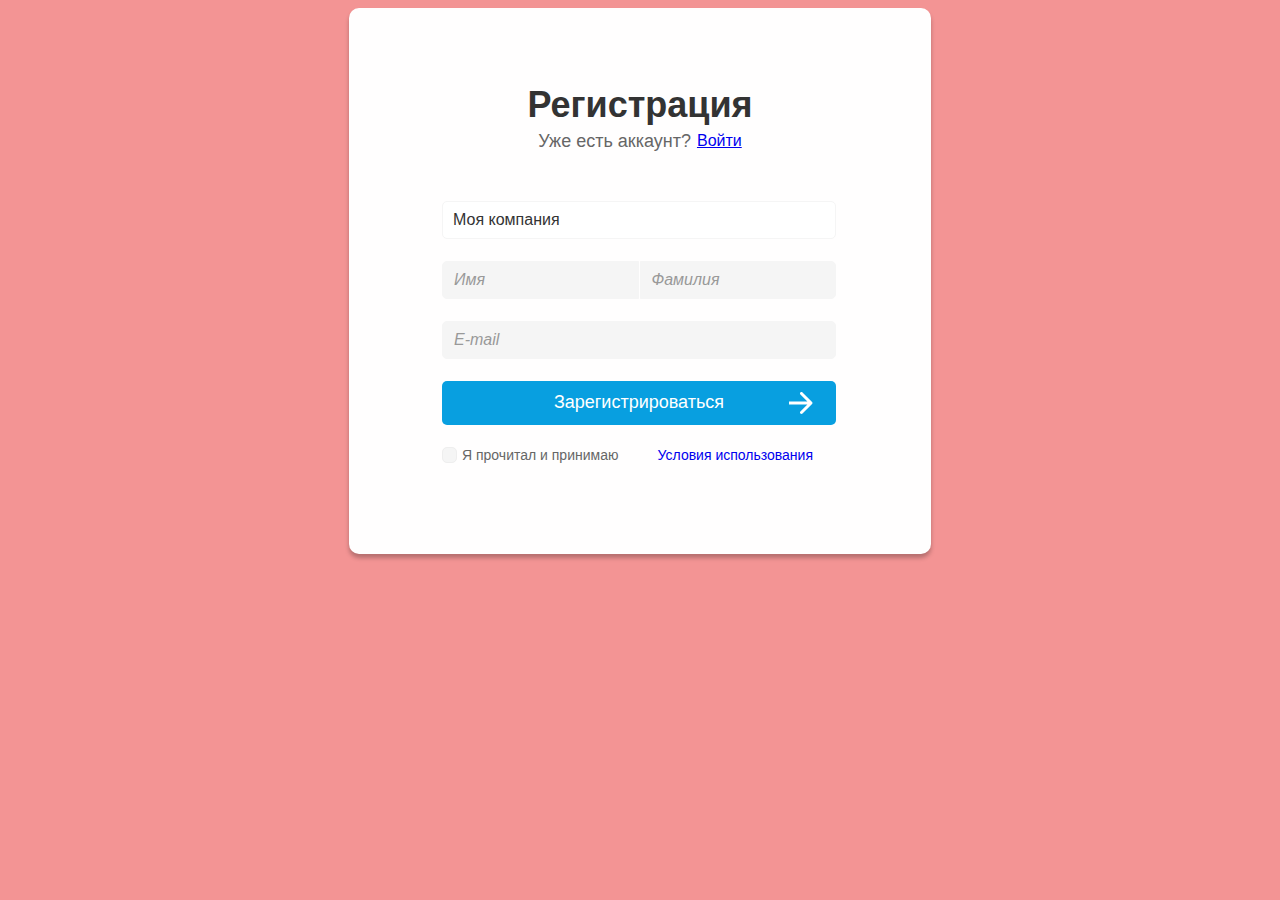
<file: 2-Form/index.html>
<!DOCTYPE html>
<html lang="ru">
  <head>
    <meta charset="UTF-8" />
    <meta name="viewport" content="width=device-width, initial-scale=1.0" />
    <title>Document</title>
    <link rel="stylesheet" href="style.css">
  </head>
  <body>
    <main>
      <h1>Регистрация</h1>
      <div class="acount">
        <p>Уже есть аккаунт?</p>
        <a href="#">Войти</a>
      </div>
      <form action="#" class="form">
        <div class="company">
          <label for="company">Моя компания</label>
          <input type="text" name="company" id="company" required />
        </div>
          <div class="namesurname">
            <label for="name"></label>
            <input
              type="text"
              id="name"
              name="name"
              required
              placeholder ="Имя"
            />
            <label for="surname"></label>
            <input
              type="text"
              id="surname"
              name="surname"
              placeholder="Фамилия"
              required
            />
        </div>
        <div>
          <label for="email"></label>
          <input
            type="email"
            id="email"
            name="email"
            placeholder="E-mail"
            required
          />
        </div>
        <button>Зарегистрироваться
          <img src="images/Arrow 1.svg" alt="стрелка">
        </button>
      </div>
        <div class="conditions">
          <input type="checkbox" name="conditions" id="conditions" required />
          <label for="conditions">Я прочитал и принимаю</label>
          <a href="#">Условия использования</a>
        </div>
      </form>
    </main>
  </body>
</html>
</file>
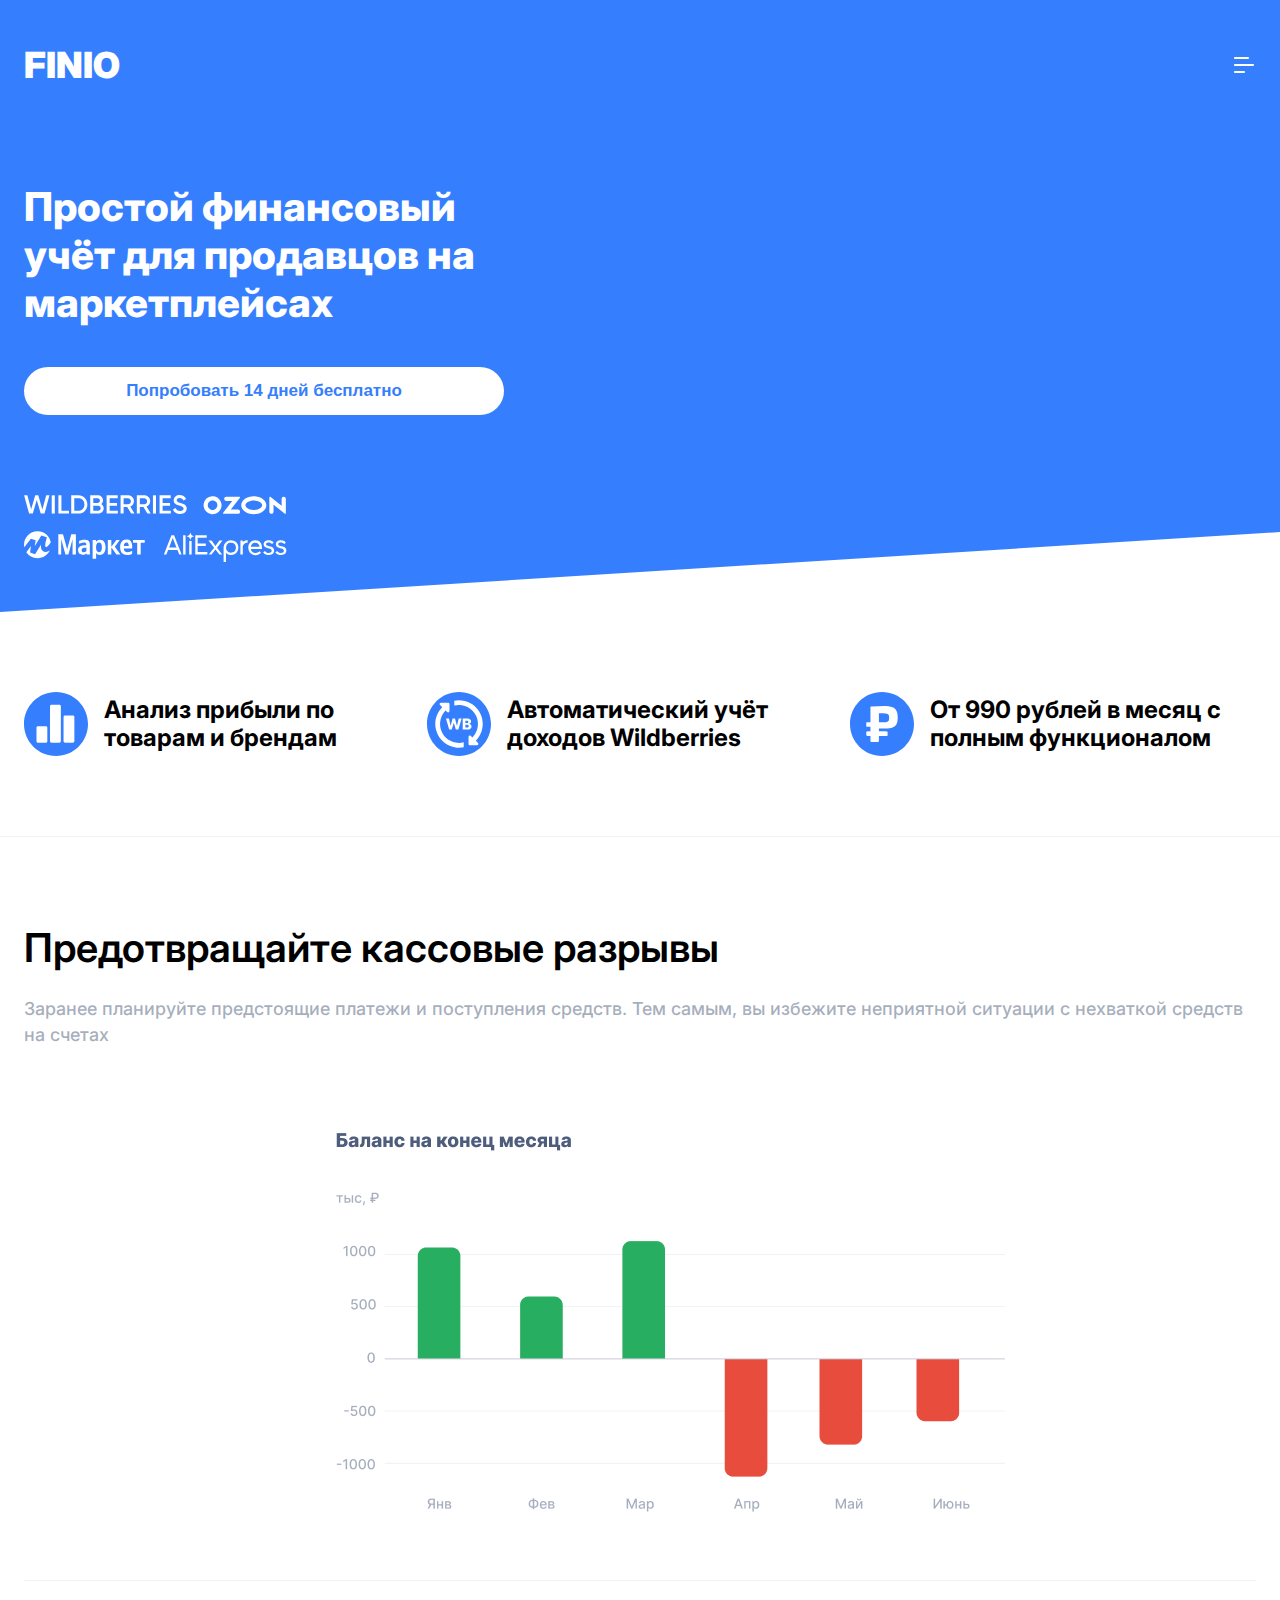
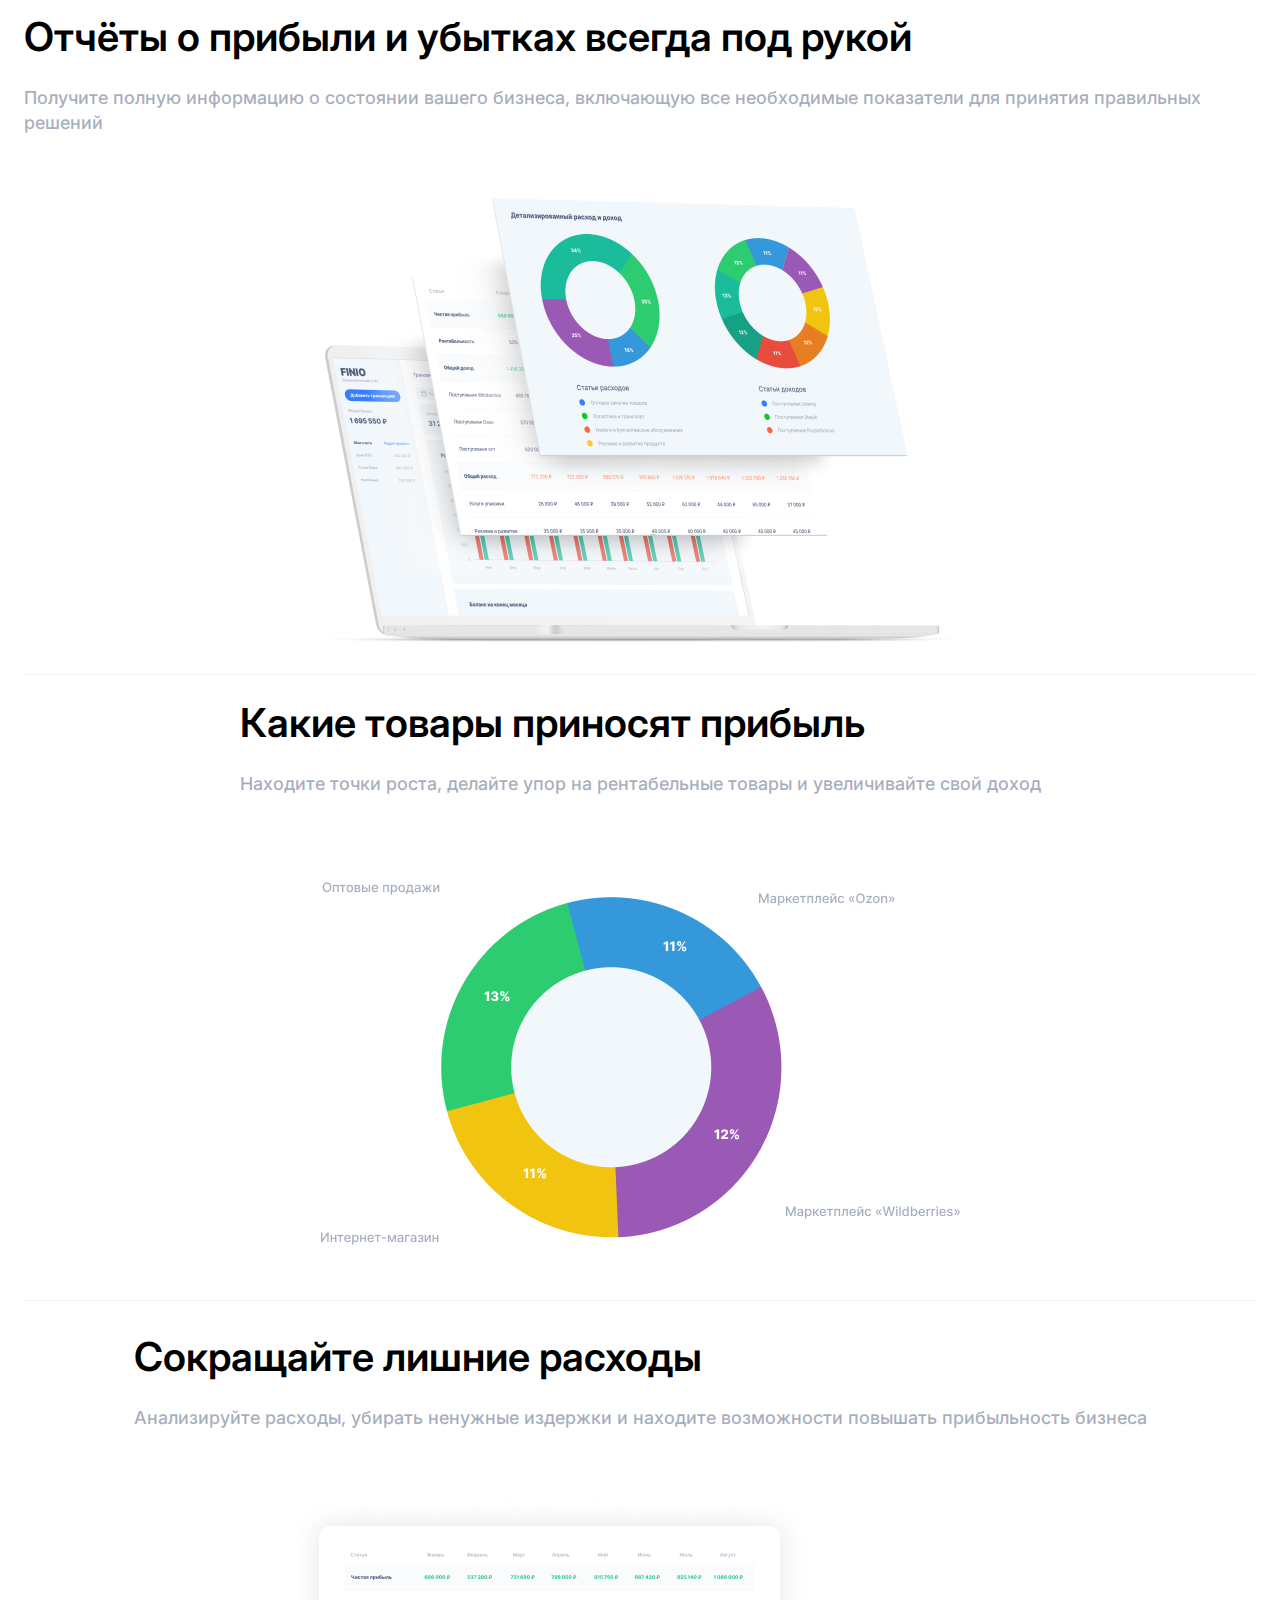
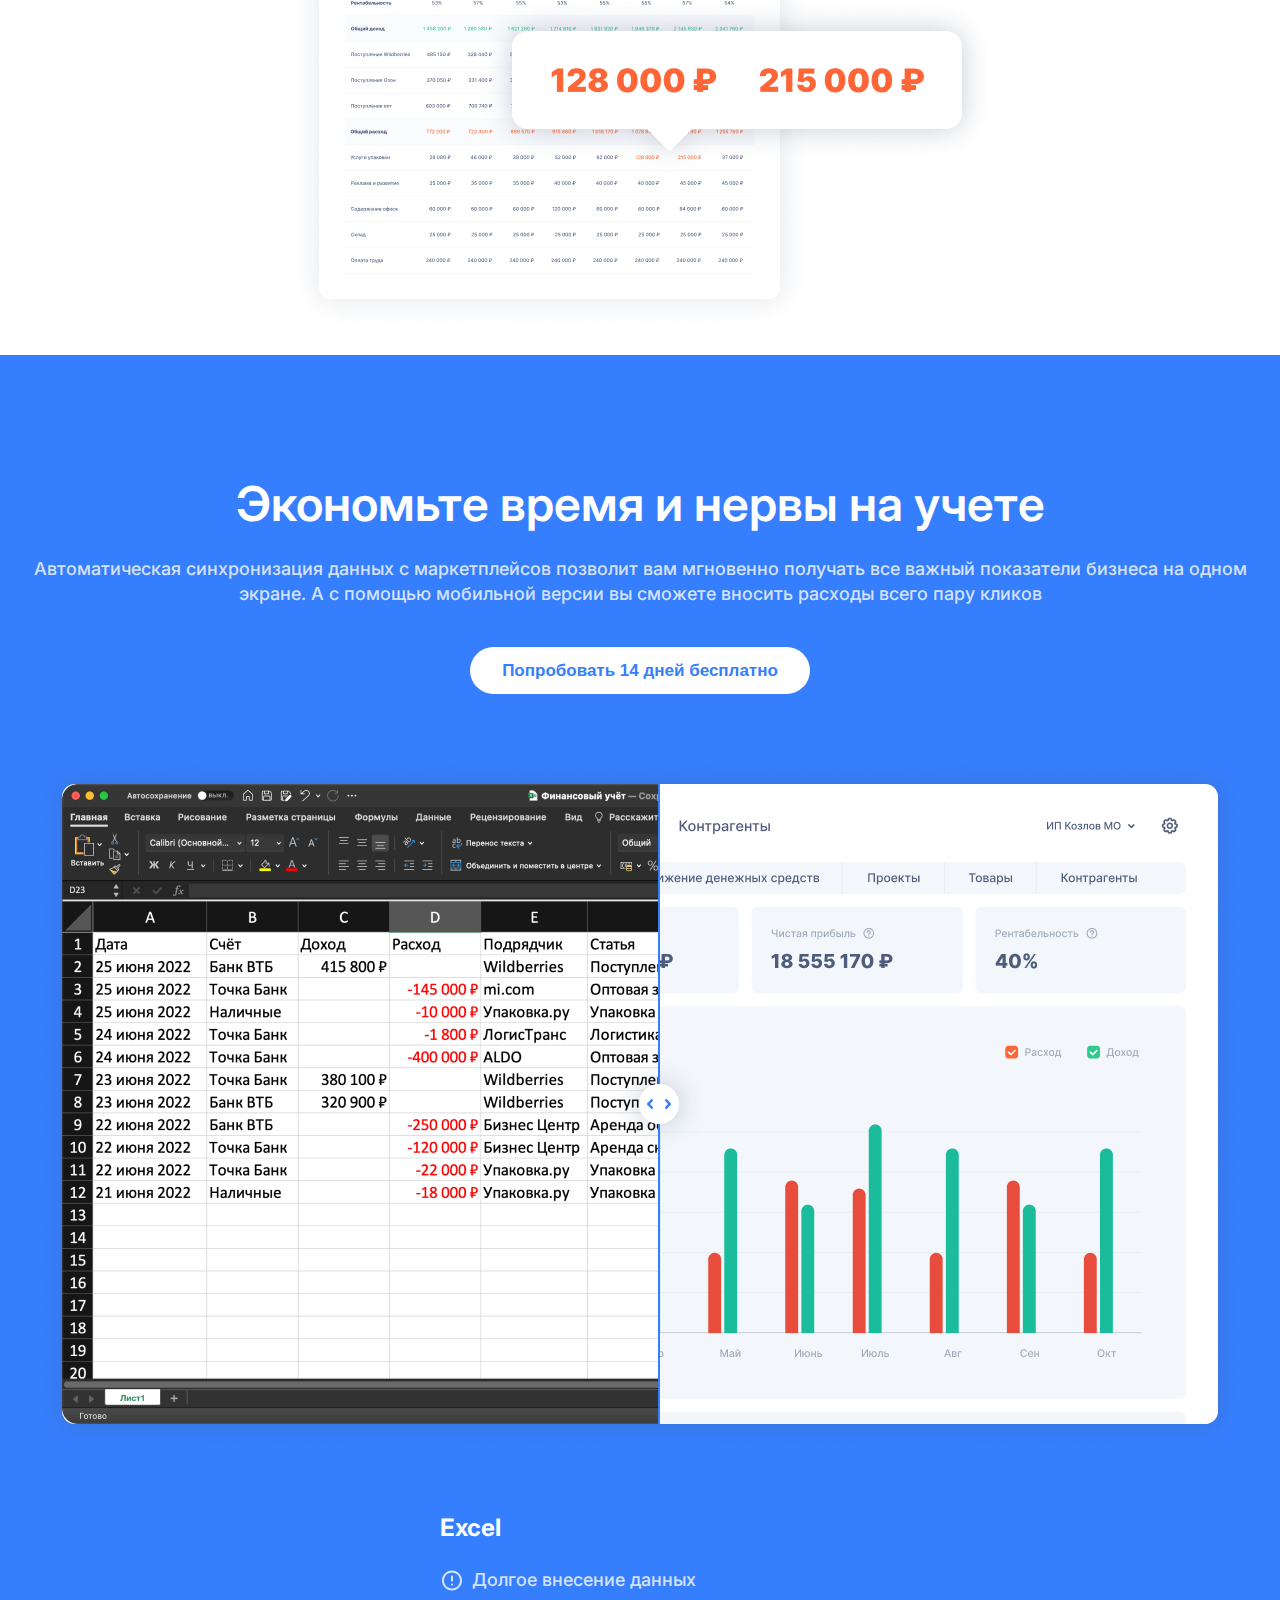
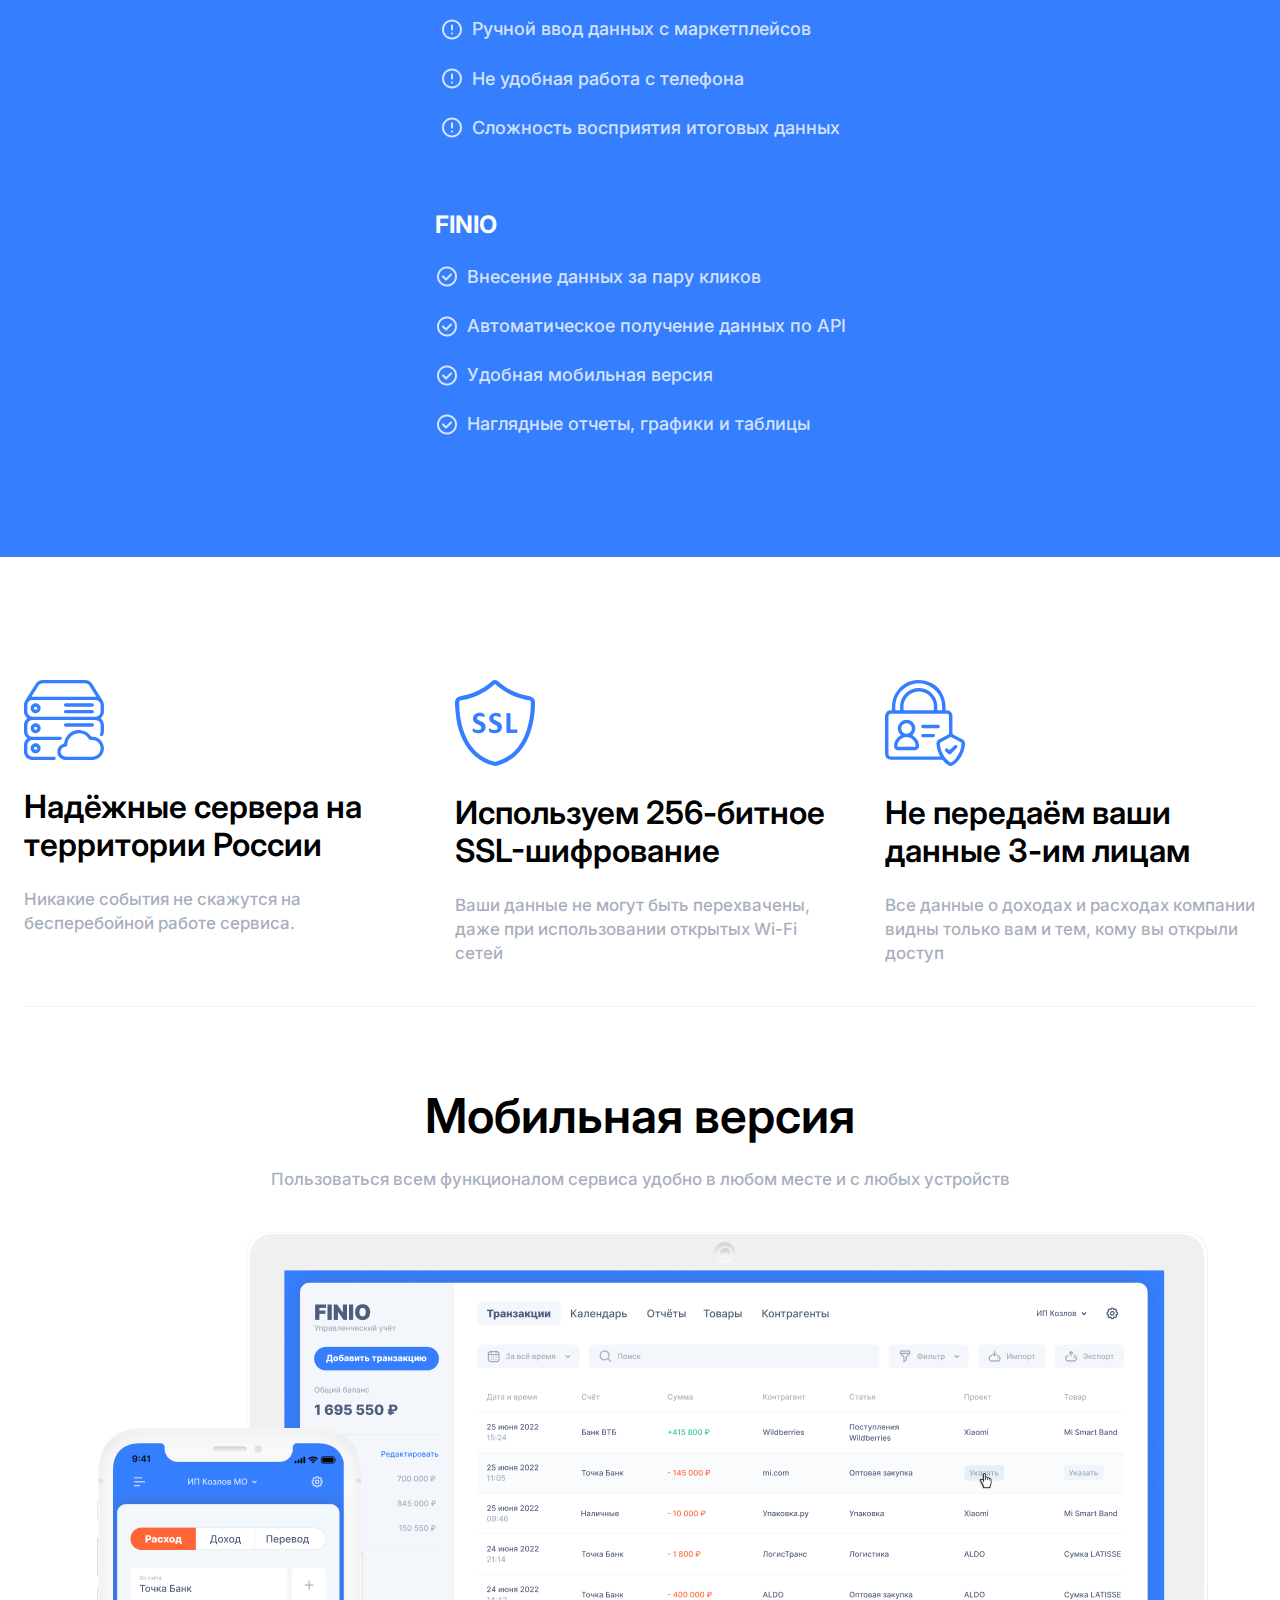
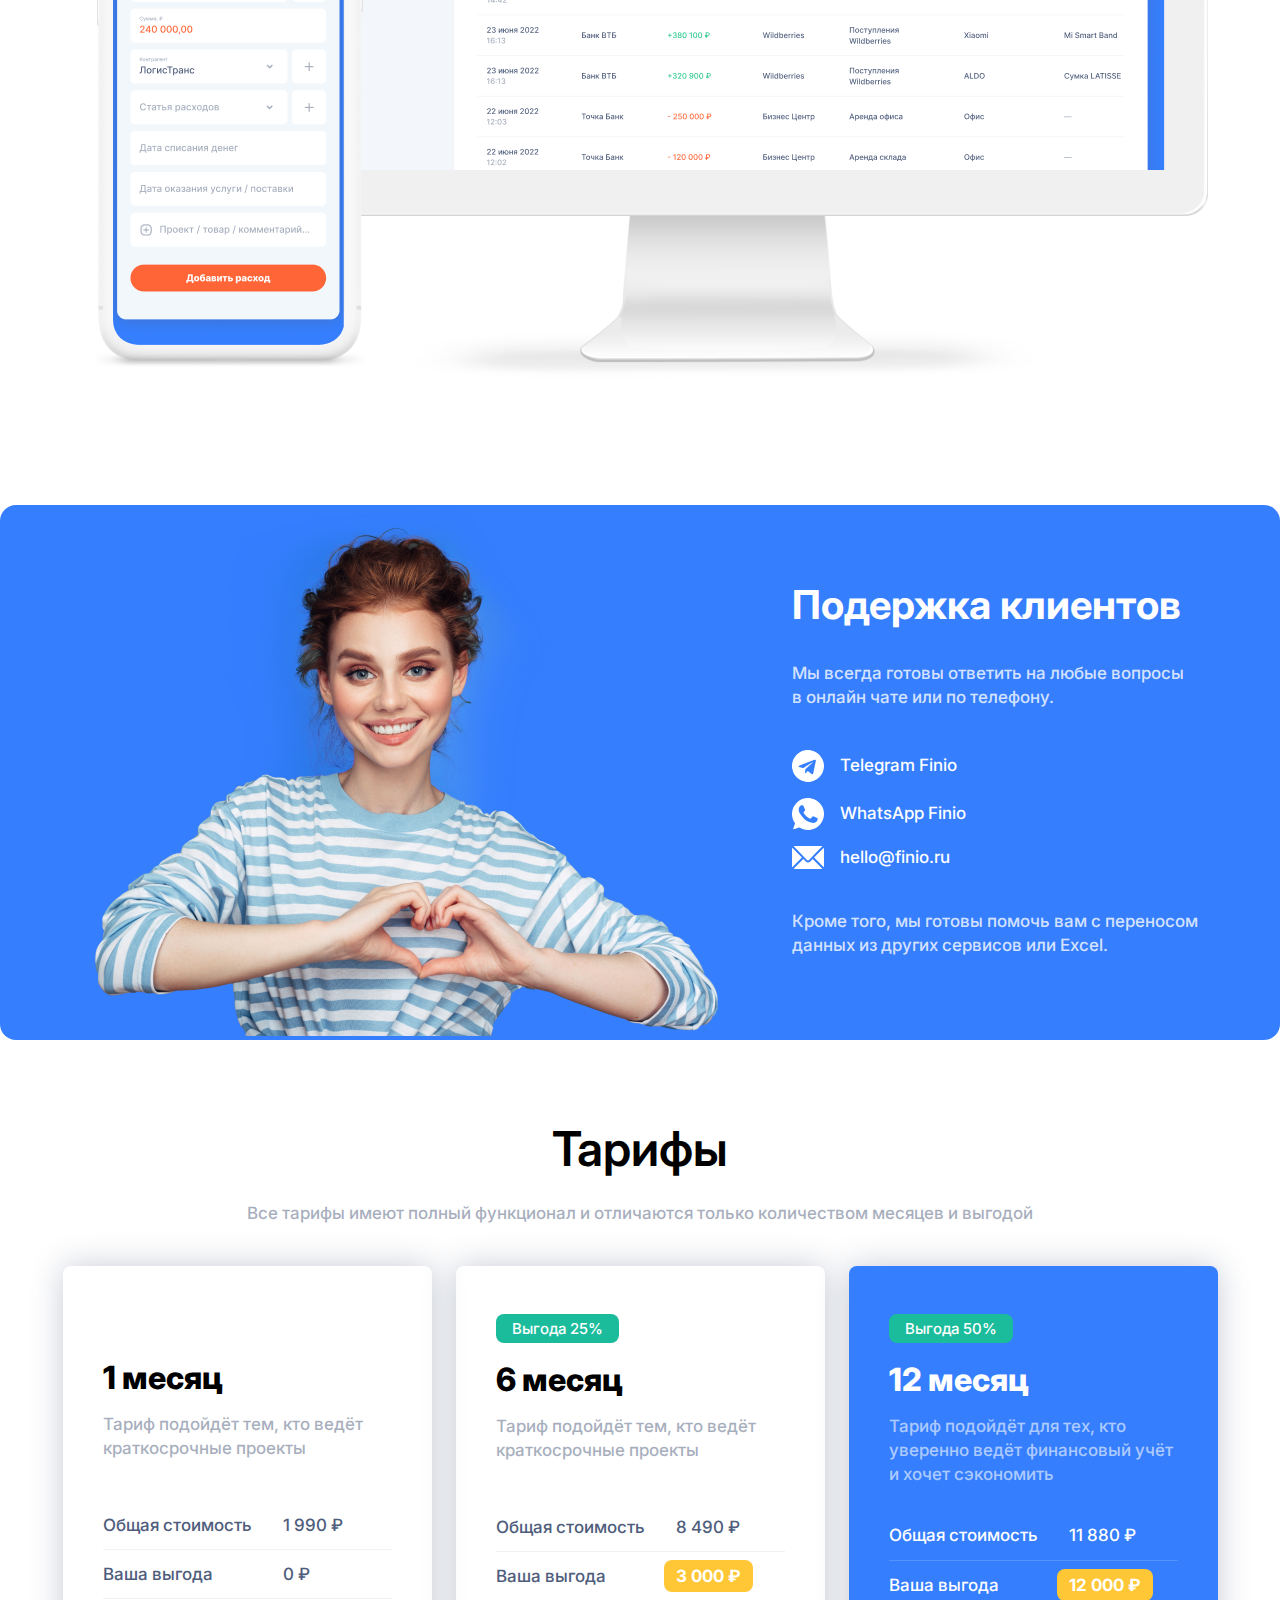
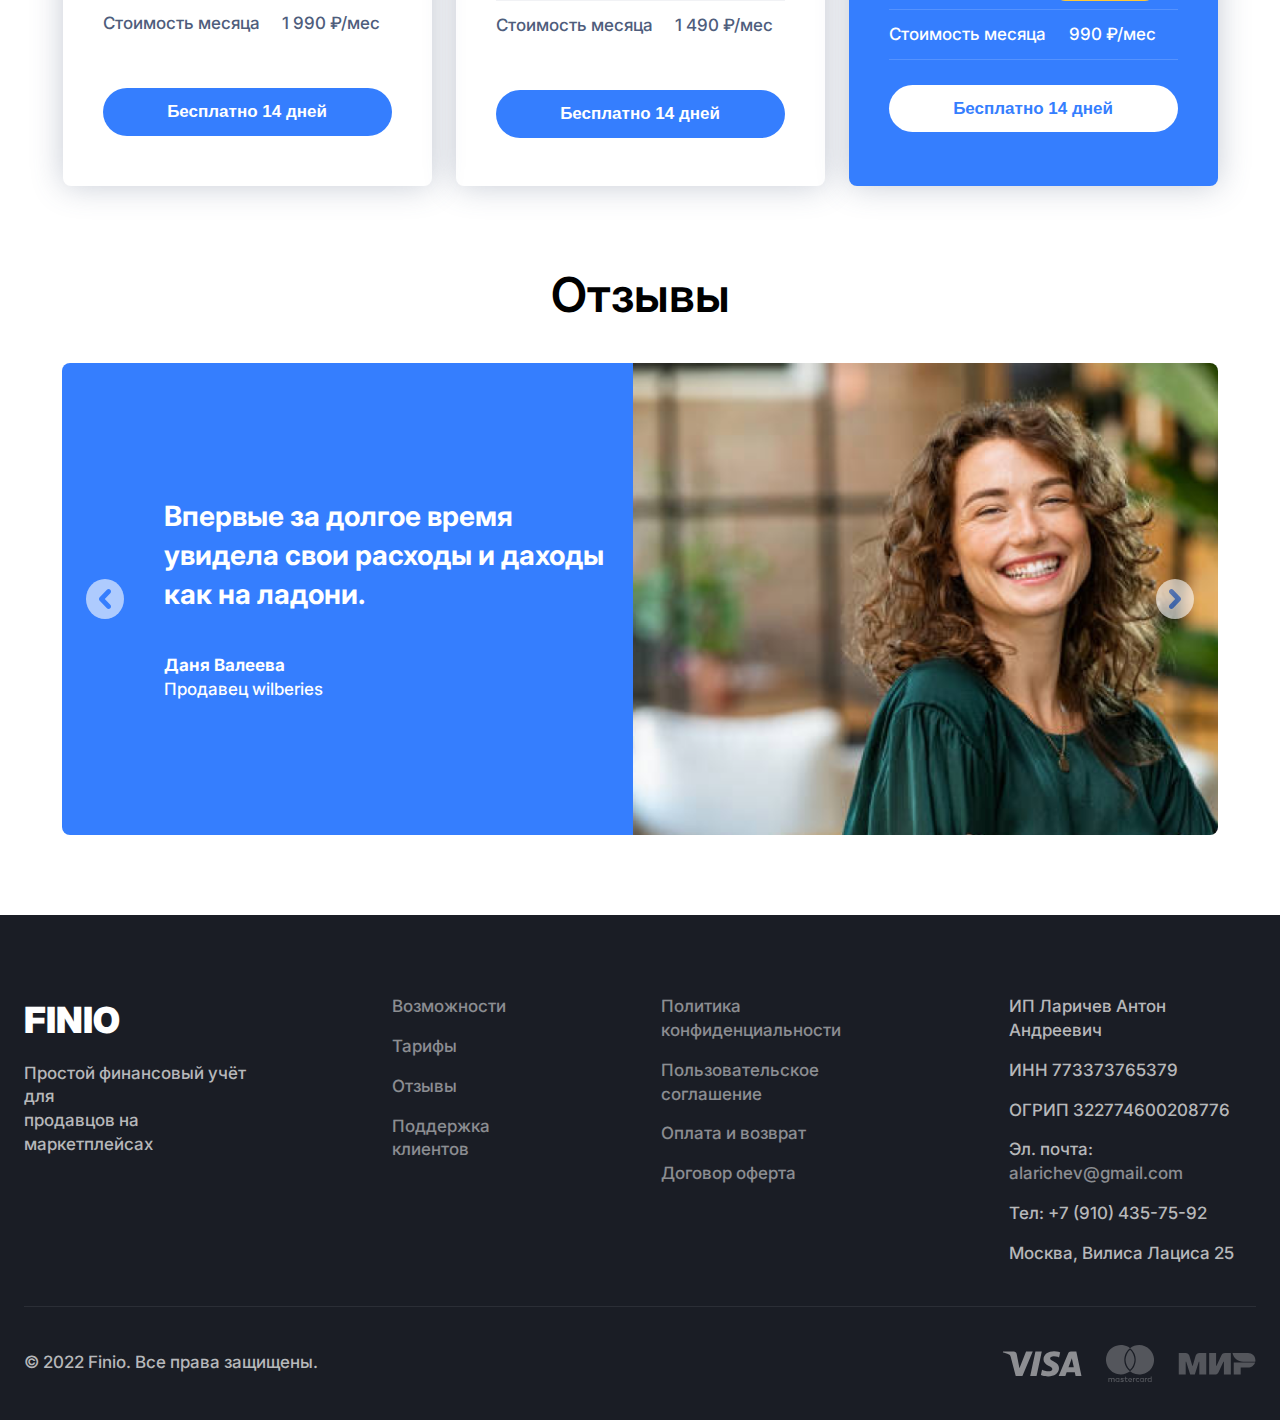
<file: 4-Finio/index.html>
<!DOCTYPE html>
<html lang="ru">

<head>
    <meta charset="UTF-8">
    <meta name="viewport" content="width=device-width, initial-scale=1.0">
    <link rel="stylesheet" href="./styles/header.css">
    <link rel="stylesheet" href="./styles/global.css">
    <link rel="stylesheet" href="./styles/componet.css">
    <link rel="stylesheet" href="./styles/page.css">
    <link rel="preconnect" href="https://fonts.googleapis.com">
    <link rel="preconnect" href="https://fonts.gstatic.com" crossorigin>
    <link
        href="https://fonts.googleapis.com/css2?family=Inter:ital,opsz,wght@0,14..32,100..900;1,14..32,100..900&display=swap"
        rel="stylesheet">
    <title>Finio</title>
</head>

<body>
    <header class="header">
        <div class="header__wrapper">
            <a href="" class="finio-logo">finio</a>
            <nav>
                <ul class="header__list">
                    <li class="header__list_item">
                        <a class="header-item__link " href="#">Возможности</a>
                    </li>
                    <li class="header__list_item">
                        <a class="header-item__link " href="#">Тарифы</a>
                    </li>
                    <li class="header__list_item">
                        <a class="header-item__link " href="#">Отзывы</a>
                    </li>
                    <li class="header__list_item">
                        <a class="header-item__link " href="#">Поддержка клиентов</a>
                    </li>
                </ul>
            </nav>
            <button class="button blue-bg__button button__display_none">Личный кабинет</button>
            <div class="header-menu__mobile"><img src="./images/menu.svg" alt=""></div>
        </div>
    </header>
    <main>
    <article class="article-blue">
        <div class="wrapper hero__wrapper">
            <div class="hero__right">
                <h1 class="hero-h1">Простой финансовый учёт для продавцов на маркетплейсах</h1>
                <button class="button blue-bg__button margin__botton-button">Попробовать 14 дней бесплатно</button>
                <img src="./images/logo_partners.svg" alt="партнеры">
            </div>
            <div class="hero__left">
                <img src="./images/Group 191.png" alt="">
            </div>
        </div>
        <div class="hero__fotter">
            <div class="hero__fotter-wrapper">
                <div class="hero__fotter_item">
                    <img src="./images/анализ.svg" alt="анализ">
                    <div>Анализ прибыли по товарам и брендам</div>
                </div>
                <div class="hero__fotter_item">
                    <img src="./images/wilberies.svg" alt="wilberies">
                    <div>Автоматический учёт доходов Wildberries</div>
                </div>
                <div class="hero__fotter_item">
                    <img src="./images/цена.svg" alt="цена">
                    <div>От 990 рублей в месяц
                        с полным функционалом</div>
                </div>
            </div>
        </div>
    </article>
    <article class="wrapper">
    <section class="section">
        <div class="section__title">
            <h2 class="h2-section">Предотвращайте кассовые разрывы </h2>
            <p class="p-section">Заранее планируйте предстоящие платежи и поступления средств. Тем самым, вы избежите
                неприятной ситуации с нехваткой средств на счетах</p>
        </div>
        <img src="./images/Mask group.png" alt="график предовтращения кассого разрыва">

    </section>
    <section class="section section__reverse">
        <img src="./images/report 1.png" alt="Отчёты о прибыли и убытках всегда под рукой">
        <div class="section__title">
            <h2 class="h2-section">Отчёты о прибыли и убытках всегда под рукой</h2>
            <p class="p-section">Получите полную информацию о состоянии вашего бизнеса, включающую все необходимые
                показатели для принятия правильных решений</p>
        </div>
    </section>
    <section class="section sectin-start__item">
        <div class="section__title">
            <h2 class="h2-section">Какие товары приносят прибыль</h2>
            <p class="p-section">Находите точки роста, делайте упор на рентабельные товары и увеличивайте свой доход</p>
        </div>
        <img src="./images/Group 189.png" alt="">
    </section>
    <section class="section section__reverse section__border_none">
        <img src="./images/Frame 680.png" alt="">
        <div class="section__title">
            <h2 class="h2-section">Сокращайте лишние расходы</h2>
            <p class="p-section">Анализируйте расходы, убирать ненужные издержки и находите возможности повышать
                прибыльность бизнеса</p>
        </div>
    </section>
</article>
    <article class="article-blue">
        <div class="wrapper padding_120x24">
            <div class="section-managment__title">
                <h2 class="h2__white h2-section">Экономьте время и нервы на учете</h2>
                <p class="p-section p-section__80">Автоматическая синхронизация данных с маркетплейсов позволит вам
                    мгновенно получать все важный показатели бизнеса на одном экране. А с помощью мобильной версии вы
                    сможете вносить расходы всего пару кликов</p>
            </div>
            <div class="button__wrapper">
                <button class="button blue-bg__button">Попробовать 14 дней бесплатно</button>
            </div>
            <div class="section-managment__cover">
                <img src="./images/Frame 681.png" alt="">
            </div>
            <div class="section-managment__footer">
                <div class="managment-footer__item">
                    <h4 class="h4-managment__footer" class="">Excel</h4>
                    <ul class="managment-footer__list">
                        <li class="managment-list__item">
                            <p>Долгое внесение данных</p>
                        </li>
                        <li class="managment-list__item">
                            <p>Ручной ввод данных с маркетплейсов</p>
                        </li>
                        <li class="managment-list__item">
                            <p>Не удобная работа с телефона</p>
                        </li>
                        <li class="managment-list__item">
                            <p>Сложность восприятия итоговых данных</p>
                        </li>
                    </ul>
                </div>
                <div class="managment-footer__item">
                    <h4 class="h4-managment__footer">FINIO</h4>
                    <ul class="managment-footer__list">
                        <li class="managment-list__item list__item_mark">
                            <p>Внесение данных за пару кликов</p>
                        </li>
                        <li class="managment-list__item list__item_mark">
                            <p>Автоматическое получение данных по API</p>
                        </li>
                        <li class="managment-list__item list__item_mark">
                            <p>Удобная мобильная версия</p>
                        </li>
                        <li class="managment-list__item list__item_mark">
                            <p>Наглядные отчеты, графики и таблицы</p>
                        </li>
                    </ul>
                </div>
            </div>
        </div>
    </article>
    <article class="wrapper">
        <div class="section__dignity">
        <div class="card__dignity">
            <img src="./images/servers 1.svg" alt="сервер">
            <h2 class="h2-section h2__32">Надёжные сервера на территории России</h2>
            <p class="paragrah__17">Никакие события не скажутся на бесперебойной работе сервиса. </p>
        </div>
        <div class="card__dignity">
            <img src="./images/premium-icon-ssl-2603337 1.svg" alt="ssl">
            <h2 class="h2-section h2__32">Используем 256-битное SSL-шифрование</h2>
            <p class="paragrah__17">Ваши данные не могут быть перехвачены, даже при использовании открытых Wi-Fi сетей
            </p>
        </div>
        <div class="card__dignity">
            <img src="./images/security 1.svg" alt="защита">
            <h2 class="h2-section h2__32">Не передаём ваши данные 3-им лицам</h2>
            <p class="paragrah__17">Все данные о доходах и расходах компании видны только вам и тем, кому вы открыли
                доступ</p>
            </div>
        </div>
    </article>
    <article class="article padding_120-80">
        <div class="section__mobile">
        <h2 class="h2-section__48">Мобильная версия</h2>
        <p class="paragrah__17">Пользоваться всем функционалом сервиса удобно в любом месте и с любых устройств</p>
        <div class="section__mobile_cover">
            <img src="./images/Group 203.png" alt="Мобильная версия">
        </div>
    </div>
    </article>
    <article class="article-blue article-custommer">
        <div class="help-left">
            <img src="./images/iStock-1391364912 1.png" alt="человек показывающий сердце">
        </div>
        <div class="help-right">
            <h2 class="h2__white h2__white_40px">Подержка клиентов</h2>
            <p class="paragrah__17 p-section__80">Мы всегда готовы ответить на любые вопросы <br>в онлайн чате или по
                телефону.</p>
            <div class="social">
                <div class="social__items">
                    <img src="./images/social/Телеграм.svg" alt="Телеграм">
                    <a class="social__title " href="#">Telegram Finio</a>
                </div>
                <div class="social__items">
                    <img src="./images/social/Whats.svg" alt="WhatsApp">
                    <a class="social__title " href="#">WhatsApp Finio</a>
                </div>
                <div class="social__items">
                    <img src="./images/social/Почта.svg" alt="почта">
                    <a class="social__title " href="mailto:hello@finio.ru">hello@finio.ru</a>
                </div>
            </div>
            <p class="paragrah__17 p-section__80">Кроме того, мы готовы помочь вам с переносом данных из других сервисов
                или Excel.</p>
        </div>
    </article>
    <section class="section__tariffs">
        <div class="tariffs__header">
            <h2 class="h2-section__48">Тарифы</h2>
            <p class="paragrah__17">Все тарифы имеют полный функционал и отличаются только количеством месяцев и выгодой
            </p>
        </div>
        <article class="article__card wrapper">
            <div class="card card__bage-none">
                 <div class="card__header">
                <h3 class="card__h3 ">1 месяц</h3>
                <p class="paragrah__17 margin_0">Тариф подойдёт тем, кто ведёт краткосрочные проекты</p>
            </div>
            <div class="card__main">
                <div class="card__item ">
                    <div class="item">
                        Общая стоимость
                    </div>  
                    <div class="item__money">
                        1 990 ₽
                    </div>
                </div>
                <div class="card__item">
                    <div class="item">
                        Ваша выгода
                    </div>
                    <div class="item__money">
                        0 ₽
                    </div>
                </div>
                <div class="card__item card__item-border-none">
                    <div class="item">
                        Стоимость месяца
                    </div>
                    <div class="item__money">
                        1 990 ₽/мес
                    </div>
                </div>
            </div>
            <div class="card__footer">
                <button class="card__button button">Бесплатно 14 дней</button>
            </div>
            </div>
            <div class="card ">
                <div class="card__header">
                <div class="card__bage">Выгода 25%</div>
                <h3 class="card__h3 ">6 месяц</h3>
                <p class="paragrah__17 margin_0">Тариф подойдёт тем, кто ведёт краткосрочные проекты</p>
                </div>
                <div class="card__main">
                <div class="card__item ">
                    <div class="item">
                        Общая стоимость
                    </div>
                    <div class="item__money ">
                        8 490 ₽
                    </div>
                </div>
                <div class="card__item">
                    <div class="item">
                        Ваша выгода
                    </div>
                    <div class="item__money item__money-bg">
                        3 000 ₽
                    </div>
                </div>
                <div class="card__item card__item-border-none">
                    <div class="item">
                        Стоимость месяца
                    </div>
                    <div class="item__money">
                        1 490 ₽/мес
                    </div>
                </div>
            </div>
            <div class="card__footer">
                <button class="card__button button">Бесплатно 14 дней</button>
            </div>
            </div>
            </div>
            <div class="card card__blue">
                <div class="card__header">
                <div class="card__bage">Выгода 50%</div>
                <h3 class="card__h3 card__blue-h3 ">12 месяц</h3>
                <p class="paragrah__17 card__blue-paragrah margin_0">Тариф подойдёт для тех, кто уверенно ведёт финансовый учёт и
                    хочет сэкономить</p>
                </div>
                <div class="card__main">
                <div class="card__item card__blue-item ">
                    <div class="item">
                        Общая стоимость
                    </div>
                    <div class="item__money">
                        11 880 ₽
                    </div>
                </div>
                <div class="card__item card__blue-item">
                    <div class="item">
                        Ваша выгода
                    </div>
                    <div class="item__money item__money-bg">
                        12 000 ₽
                    </div>
                </div>
                <div class="card__item card__blue-item ">
                    <div class="item">
                        Стоимость месяца
                    </div>
                    <div class="item__money">
                        990 ₽/мес
                    </div>
                </div>
            </div>
            <div class="card__footer">
                <button class="card__button button  blue-bg__button">Бесплатно 14 дней</button>
            </div>
            </div>
            </div>
    </section>
    <article class=" article__reviews wrapper">
        <h2 class="h2-section__48">Отзывы</h2>
        <div class="reviews-wrapper">
            <div class="reviews-left">
                <div class="button__round "><img class="rotate__180" src="./images/chevron-circle-right-Bold.svg"
                        alt=""></div>
                <div class="text__wrapper">
                    <h2 class="h3__28">Впервые за долгое время увидела свои расходы и даходы как на ладони. </h2>
                    <div class="reviews__text">
                        <div>Даня Валеева</div>
                        <div class="text__500">Продавец wilberies</div>
                    </div>
                    <div class="reviews-mobile">
                        <button class="circle"></button>
                        <button class="circle"></button>
                        <button class="circle"></button>
                        <button class="circle"></button>
                    </div>
                </div>
            </div>
            <div class="reviews-right">
                <div class="button__round"><img src="./images/chevron-circle-right-Bold.svg" alt=""></div>
            </div>
        </div>
    </article>
</main>
    <footer class="footer">
        <div class="footer__wrapper">
            <div class="footer__top">
                <div class="footer__top_logo">
                    <div class="finio-logo">finio</div>
                    <p class="p-footer__70">Простой финансовый учёт для <br>продавцов на маркетплейсах</p>
                </div>
                <nav>
                    <ul class="footer__list">
                        <li class="footer__list_item"><a href="#">Возможности</a></li>
                        <li class="footer__list_item"><a href="#">Тарифы</a></li>
                        <li class="footer__list_item"><a href="#">Отзывы</a></li>
                        <li class="footer__list_item"><a href="#">Поддержка клиентов</a></li>
                    </ul>
                    <ul class="footer__list">
                        <li class="footer__list_item"><a href="#">Политика конфиденциальности</a></li>
                        <li class="footer__list_item"><a href="#">Пользовательское соглашение</a></li>
                        <li class="footer__list_item"><a href="#">Оплата и возврат</a></li>
                        <li class="footer__list_item"><a href="#">Договор оферта</a></li>
                    </ul>
                    <ul class="footer__list">
                        <div class="list__item_infomation">ИП Ларичев Антон Андреевич </div>
                        <div class="list__item_infomation">ИНН 773373765379</div>
                        <div class="list__item_infomation">ОГРИП 322774600208776 </div>
                        <div class="list__item_infomation footer__list_item">Эл. почта: <a
                                href="mailto:alarichev@gmail.com">alarichev@gmail.com</a></div>
                        <a class="list__item_infomation" href="tel:+7 (910) 435-75-9">Тел: +7 (910) 435-75-92</a>
                        <div class="list__item_infomation">Москва, Вилиса Лациса 25 </div>
                    </ul>
                </nav>
            </div>
            <div class="footer__bottom">
                <p class="p-footer__70">© 2022 Finio. Все права защищены.</p>
                <img src="./images/Frame 217.svg" alt="платежные системы">
            </div>
        </div>
    </footer>
</body>

</html>
</file>
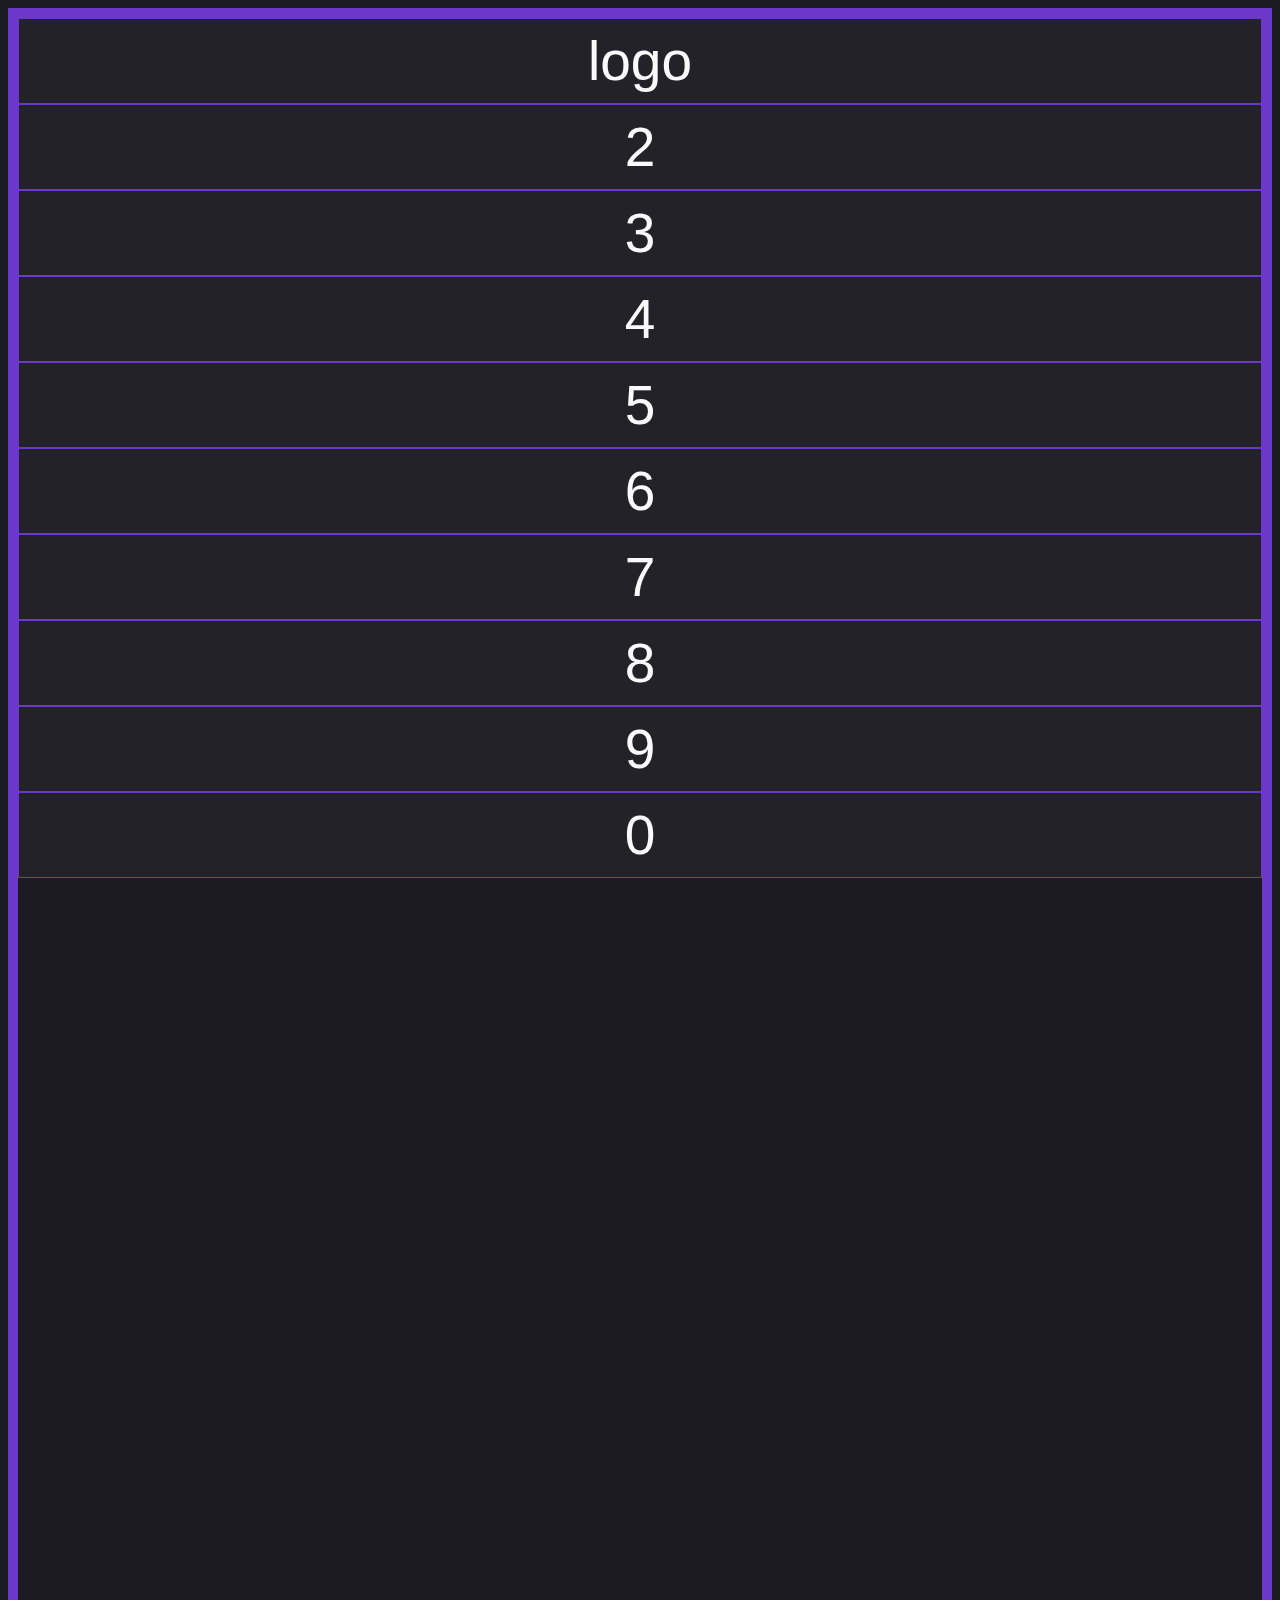
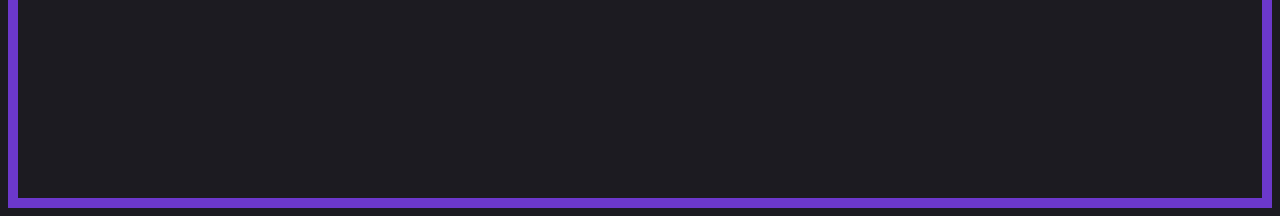
<file: flex-box/index.html>
<!DOCTYPE html>
<html lang="en">
<head>
	<meta charset="UTF-8">
	<meta http-equiv="X-UA-Compatible" content="IE=edge">
	<meta name="viewport" content="width=device-width, initial-scale=1.0">
	<title>PurpleSchool - Flexbox</title>
	<link rel="preconnect" href="https://fonts.googleapis.com">
	<link rel="stylesheet" href="./index.css">
</head>
<body>
	<div class="container">
		<div class="item item1">logo</div>
		<div class="item item2">2</div>
		<div class="item item3">3</div>
		<div class="item item4">4</div>
		<div class="item item5">5</div>
		<div class="item item6">6</div>
		<div class="item item7">7</div>
		<div class="item item8">8</div>
		<div class="item item9">9</div>
		<div class="item item0">0</div>
	</div>
</body>
</html>
</file>
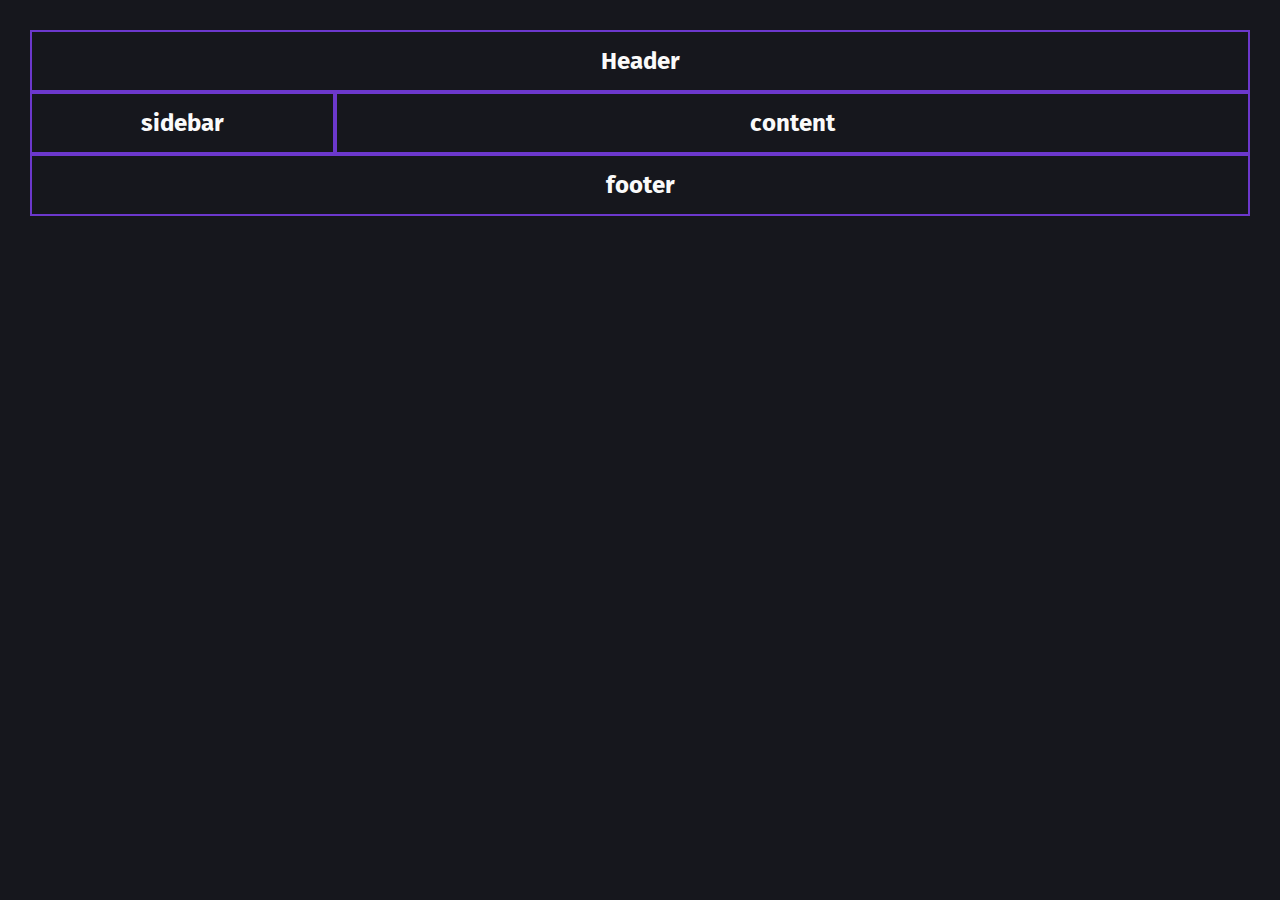
<file: Обучения PurpleScholl/4-grid/index.html>
<!DOCTYPE html>
<html lang="en">
<head>
    <meta charset="UTF-8">
    <meta name="viewport" content="width=device-width, initial-scale=1.0">
    <title>Document</title>
    <link rel="stylesheet" href="./styles/style.css">
    <link rel="preconnect" href="https://fonts.googleapis.com" />
    <link rel="preconnect" href="https://fonts.gstatic.com" crossorigin />
    <link
      href="https://fonts.googleapis.com/css2?family=Fira+Sans:wght@400;700&display=swap"
      rel="stylesheet"
    />
</head>
<body>
    <div class="wrapper">
        <div class="item header">Header</div>
        <div class="item sidebar">sidebar</div>
        <div class="item content">content</div>
        <div class="item footer">footer</div>
        <!-- <div class="item item__1">1</div>
        <div class="item item__2">2</div>
        <div class="item item__3">3</div>
        <div class="item item__4">4</div>
        <div class="item item__5">5</div>
        <div class="item">6</div>
        <div class="item">7</div>
        <div class="item">8</div>
        <div class="item item__9">9</div>
        <div class="item">10</div>
        <div class="item item__11">11</div>
        <div class="item">12</div>
        <div class="item">13</div>
        <div class="item">14</div>
        <div class="item">15</div>
        <div class="item">16</div>
        <div class="item">17</div>
        <div class="item">18</div>
        <div class="item">19</div>  -->

    </div>
</body>
</html>
</file>
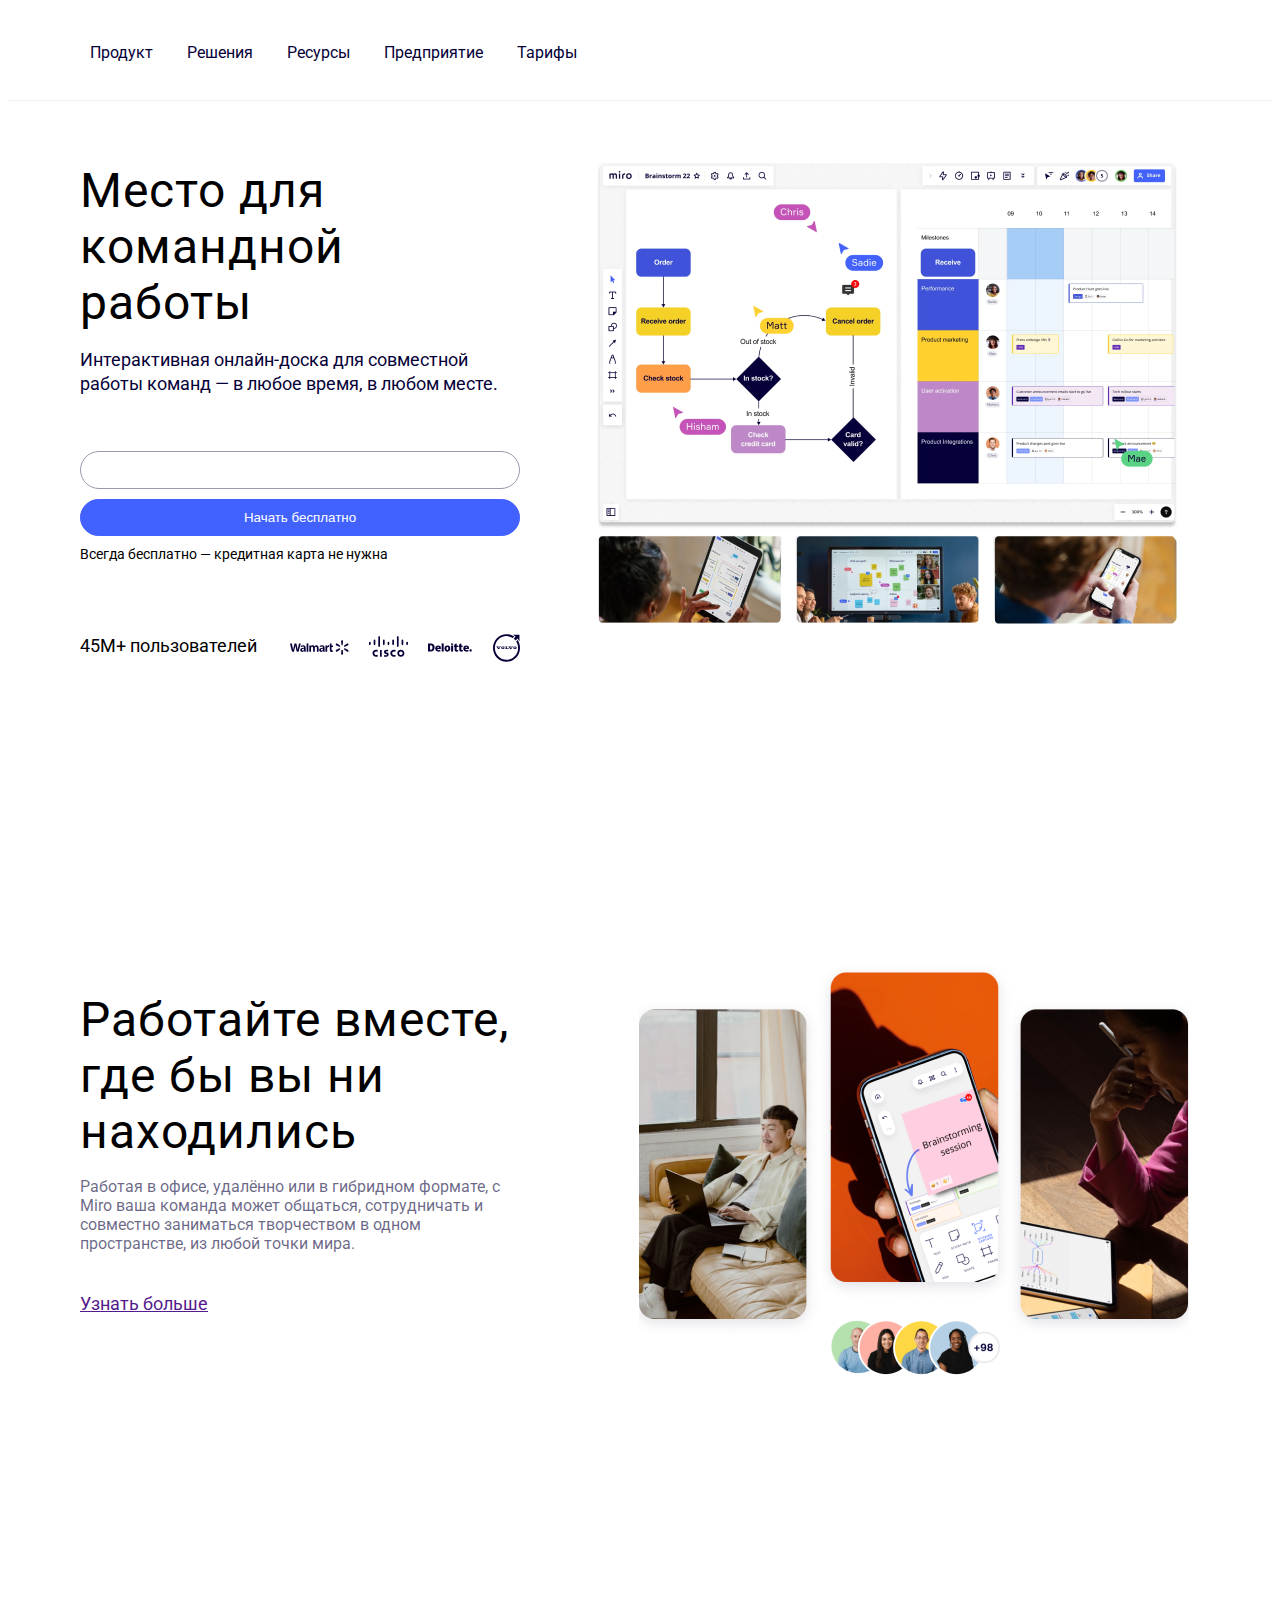
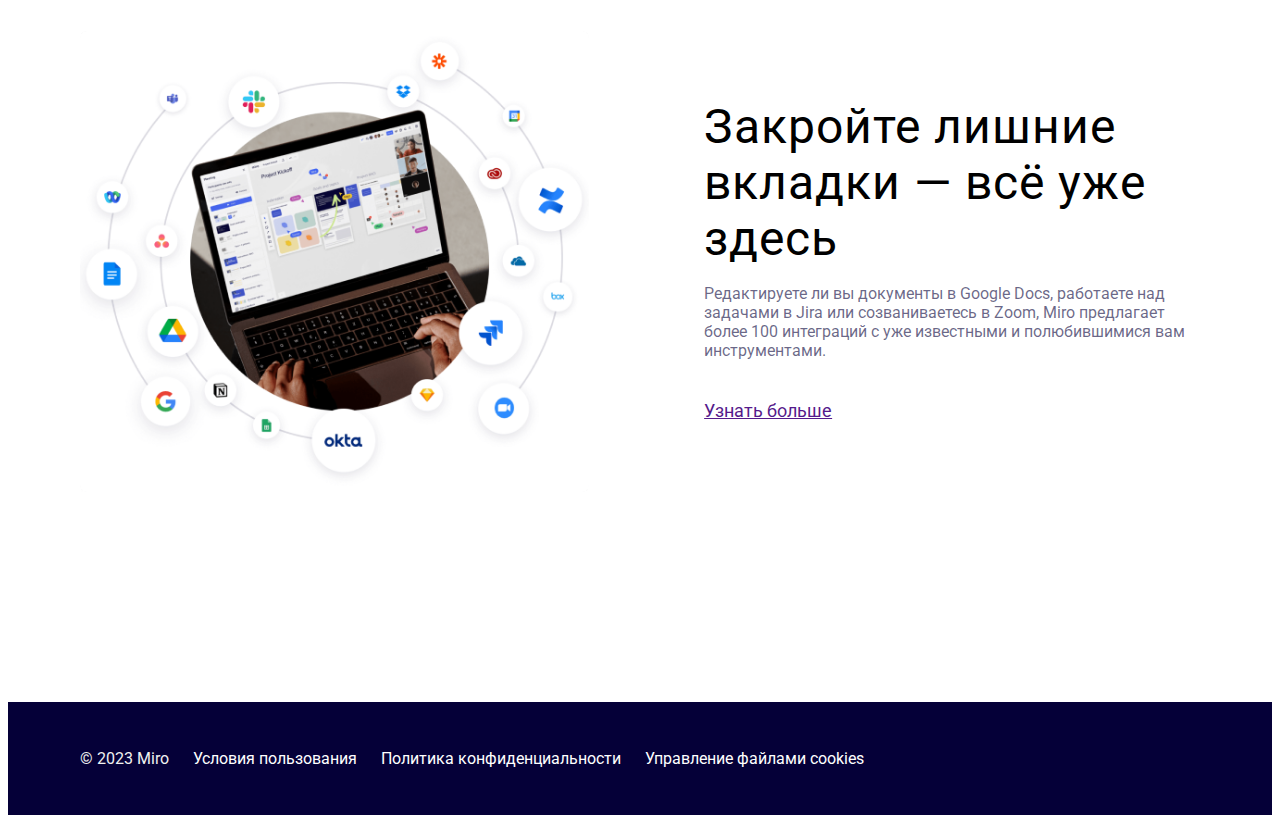
<file: Обучения PurpleScholl/miro/index.html>
<!DOCTYPE html>
<html lang="ru">
  <head>
    <meta charset="UTF-8" />
    <meta name="viewport" content="width=device-width, initial-scale=1.0" />
    <title>Мой документ</title>
    <link rel="stylesheet" href="styles/style.css">
    <link rel="preconnect" href="https://fonts.googleapis.com">
<link rel="preconnect" href="https://fonts.gstatic.com" crossorigin>
<link href="https://fonts.googleapis.com/css2?family=Roboto:ital@0;1&display=swap" rel="stylesheet">
  </head>
  <body>
    <header class="header">
      <nav>
        <ul class="header__list">
          <li class="header__list_item"><a class="header__link" href="">Продукт</a></li>
          <li class="header__list_item"><a class="header__link" href="">Решения</a></li>
          <li class="header__list_item"><a class="header__link" href="">Ресурсы</a></li>
          <li class="header__list_item"><a class="header__link" href="">Предприятие</a></li>
          <li class="header__list_item"><a class="header__link" href="">Тарифы</a></li>
        </ul>
      </nav>
    </header>
    <main class="hero">
      <section class="comand__work">
    <div class="section1">
        <h1 class="section__title">Место для командной работы</h1>
        <p class="hero__text">
          Интерактивная онлайн-доска для совместной работы команд — в любое
          время, в любом месте.
        </p>
        <div>
        <form action="/register" method="get">
        <input class="section__input" type="email" id="email" name="email">
        <button class="button">Начать бесплатно</button>
        </form>
        <p class="paragraph__text">Всегда бесплатно — кредитная карта не нужна</p>
        <div class="trust">
        <p>45M+ пользователей</p>
        <img  src="./images/Group 1.svg" alt="">
      </div>
      </div>
    </div>
      <img src="images/1.png" alt="">
      </section>
      <section class="section2">
        <div class="section_work">
        <h2 class="section__title">Работайте вместе, где бы вы ни находились</h2>
        <p class="text__transparent">
          Работая в офисе, удалённо или в гибридном формате, с Miro ваша команда
          может общаться, сотрудничать и совместно заниматься творчеством в
          одном пространстве, из любой точки мира.
        </p>
        <a class="link" href="">Узнать больше</a>
      </div>
        <img  src="images/2.png" alt="">
      </section>
      <section class="section3">
        <img src="images/3.png" alt="">
        <div class="section_close">
        <h3 class="section__title">Закройте лишние вкладки — всё уже здесь</h3>
        <p class="text__transparent">
          Редактируете ли вы документы в Google Docs, работаете над задачами в
          Jira или созваниваетесь в Zoom, Miro предлагает более 100 интеграций с
          уже известными и полюбившимися вам инструментами.
        </p>
            <a class="link" href="">Узнать больше</a>
          </div>
      </section>
      <!-- <section >
        <h2 class="section__title">Создан для всех типов команд</h2>
        <ul>
          <li>Создавайте вайрфреймы</li>
          <li>Подключайте заказчиков к процессу дизайна</li>
          <li>Проводите вовлекающие дизайн-воркшопы</li>
        </ul>
      </section> -->
    </main>
    <!-- <section >
      <h2 class="section__title">Создан для всех типов команд</h2>
      <ul>
        <li>Создавайте вайрфреймы</li>
        <li>Подключайте заказчиков к процессу дизайна</li>
        <li>Проводите вовлекающие дизайн-воркшопы</li>
      </ul> -->
      <!-- <tabe> -->
      <!-- <caption>Таблица расходов и доходов</caption>
        <thead>
          <tr>
            <th>Год</th>
            <th colspan="2">2023</th>
            <th colspan="2">2024</th>
          </tr>
          <tr>
            <th>Полугодие</th>
            <th>1</th>
            <th>2</th>
            <th>1</th>
            <th>2</th>
          </tr>
        </thead>
          <tbody>
            <tr>
              <td>Доход </td>
              <td>1500$</td>
              <td>1800$ </td>
              <td>2000$</td>
              <td>3000$</td>
            </tr>
          </tbody>
            <tbody>
              <tr>
                <td>Расход</td>
                <td>-500$</td>
                <td>-600$</td>
                <td>-700$</td>
                <td>-1000$</td>
              </tr>
            </tbody>
            <tfoot>
              <tr>
                <td>Итог</td>
                <td>1000$</td>
                <td>1200$</td>
                <td>1300$</td>
                <td>2000$</td>
              </tr>
            </tfoot>
          </table> -->
    </section>
<footer class="footer">
  <div class="footer__background">
            &#169; 2023 Miro
            <a href="#">Условия пользования</a>
            <a href="#">Политика конфиденциальности</a>
            <a href="#">Управление файлами cookies</a>
    </div>
    </footer>
  </body>
</html>
</file>
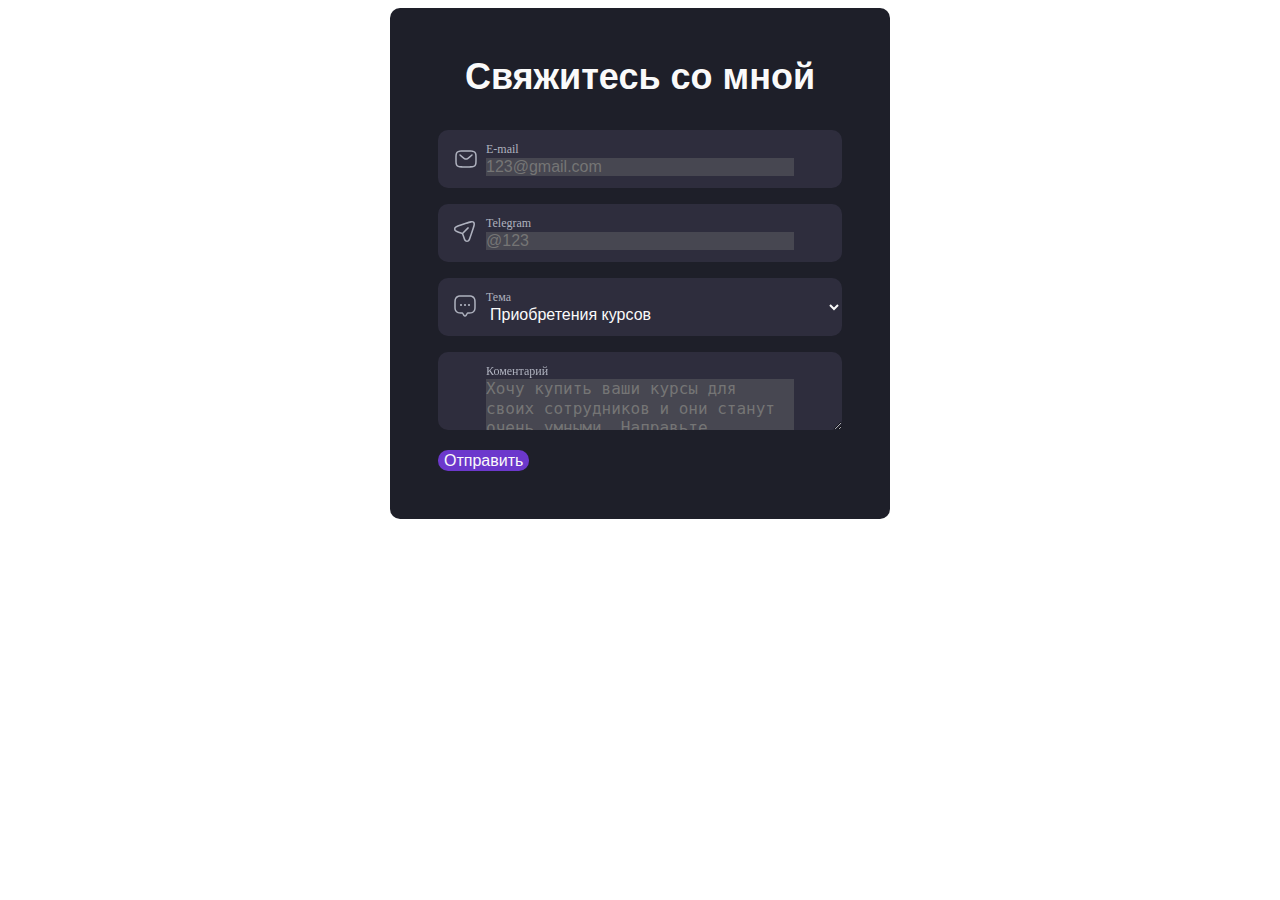
<file: Обучения PurpleScholl/form/demo.html>
<!DOCTYPE html>
<html lang="en">
<head>
    <meta charset="UTF-8">
    <meta name="viewport" content="width=device-width, initial-scale=1.0">
    <title>Document</title>
    <link rel="stylesheet" href="styles/style.css">
</head>
<body>
    <main>
        <h1>Cвяжитесь со мной</h1>
    <form action="#">
        <div class="field">
            <img src="./images/message.svg" alt="">
            <label for="email">E-mail</label>
            <input type="email" name="email" id="email" placeholder="123@gmail.com" required>
        </div>
        <div class="field">
            <img src="./images/Vector.svg" alt="">
            <label for="Telegram">Telegram</label>
            <input type="text" name="Telegram" id="Telegram" placeholder="@123" required>
        </div>
        <div class="field">
            <img src="./images/Vector-2.svg" alt="">
            <label for="topic">Тема</label>
            <select name="topic" id="topic" required>
                <option value="1">Приобретения курсов</option>
                <option value="2"></option>
                <option value="3"></option>
                <option value="4"></option>
                <option value="5"></option>
            </select>
        </div>
        <div class="field">
            <label for="comment">Коментарий</label>
            <textarea name="comment" id="comment" placeholder="Хочу купить ваши курсы для своих сотрудников и они станут очень умными. Направьте, пожалуйста, свои реквизиты для выставления счета. Хочу купить ваши курсы для своих сотрудников и они станут очень умными. Направьте, пожалуйста, свои реквизиты для выставления счета."></textarea>
        </div>
        <button>Отправить</button>
    </form>
    </main>
</body>
</html>
</file>
<file: 2-Form/style.css>
* {
    box-sizing: border-box;
}

body {
    background: linear-gradient(0deg, #F39494, #F39494),
        linear-gradient(243.43deg, #FFA5A5 32.96%, rgba(255, 255, 255, 0) 82.03%),
        linear-gradient(243.18deg, #FDC5C5 25.45%, rgba(242, 152, 222, 0) 100%);
    ;
}

main {
    background-color: #FFFEFE;
    font-family: 'Open Sans', sans-serif;
    border-radius: 10px;
    max-width: 582px;
    max-height: 573px;
    display: flex;
    flex-direction: column;
    box-shadow: 0px 4px 4px 0px #00000040;
    margin: 0 auto;

}


h1 {
    color: #333333;
    font-size: 36px;
    padding-top: 72px;
    line-height: 49.03px;
    margin: 0 auto;
}

label {
    color: #333333;
    font-size: 16px;
    position: absolute;
    margin: 10px 0 9px 11px;
}

p {
    color: #666666;
    font-size: 18px;
    margin: 0;

}

input {
    color:#666666;
    font-size: 16px;
    border: 1px solid #F5F5F5;
    width: 100%;
    max-height: 44px;
    border-radius: 5px;
    padding: 9px 0 9px 11px;
    background-color: #F5F5F5;
}

button {
    display: flex;
    justify-content: center;
    min-height: 44px;
    align-items: center;
    color: #FFFFFF;
    font-size: 18px;
    width: 100%;
    border-radius: 5px;
    border: none;
    padding: 0;
    background-color: #089FE0;
    line-height: 24.51%;


}
input::placeholder {
    font-size: 16px;
    color: #999;
    font-style: italic;
}

img {
    position: absolute;
    margin: 0 24px 0 348px;
}

input[type="checkbox"] {
    display: none;
}

input[type="checkbox"]+label {
    position: relative;
    padding-left: 20px;
}

input[type="checkbox"]+label::before {
    content: '';
    position: absolute;
    left: 0;
    top: 0;
    margin: 0;
}

label::before {
    border: 1px solid #EEEEEE;
    background-color: #F5F5F5;
    border-radius: 5px;
    width: 13px;
    height: 14px;
}

input[type="checkbox"]:checked+label::before {
    background-color: #afabab;
}

#name {
    border-top-right-radius: 0%;
    border-bottom-right-radius: 0%;

}

#surname {
    border-top-left-radius: 0%;
    border-bottom-left-radius: 0%;
}

#company {
    background-color: #FFFFFF;
}

.button {
    display: flex;
    justify-content: end;
    min-height: 44px;
    align-items: center;
    background-color: #089FE0;

}

.conditions {
    color: #666666;
    font-size: 14px;
}

.acount {
    display: flex;
    margin: 0 auto;
    line-height: 24.51px;
    gap: 6px;

}

.form {
    margin: 47px 95px 91px 93px;
    display: flex;
    flex-direction: column;
    gap: 22px;
}

.namesurname {
    display: flex;
    gap: 1px;

}

.conditions {
    display: flex;
    justify-content: space-between;
    width: 100%;
    align-items: center;

}

.conditions label {
    font-size: 14px;
    margin: 0;
    color:#666666;
}

.conditions a {
    margin-right: 23px;
    text-decoration: none;
}
</file>
<file: 4-Finio/styles/header.css>
.header {
    background-color: var(--color-bg-blue);
}

.header__wrapper {
    max-width: 1344px;
    margin: 0 auto;
    padding: 40px 24px 93px;
    display: flex;
    justify-content: space-between;
    align-items: center;
}

.header__list {
    display: flex;
    gap: 32px;
}

.header__list_item {
    list-style-type: none;
}

.header-item__link {
    font-size: 18px;
    font-weight: 500;
    line-height: 25.2px;
    text-decoration: none;
    color: var(--color-white-80);
}

.header-item__link:hover {
    color: var(--color-white);
}

.header-menu__mobile {
    display: none;

}

@media (max-width:1300px) {
    .header-menu__mobile {
        display: flex
    }

    .header__list {
        display: none;
    }

    .button__display_none {
        display: none;
    }

}

@media (max-width:900px) {
    .header__wrapper {
        border-bottom: 1px solid #FFFFFF29;
    }

}
</file>
<file: 4-Finio/styles/global.css>
:root {
    --color-h2: #000000;
    --color-transparent: #4E5D7C80;
    --color-bg-blue: #357EFE;
    --color-bg-footer:#1A1D25;
    --shadow: 0px 0px 32px 0px #4E5D7C52;
    --radius-34: 34px;
    --radius-47: 47px;
    --radius-8: 8px;
    --radius-16: 16px;
    --color-text: #4E5D7C;
    --color-white: #FFFFFF;
    --color-bg-bage: #1ABC9C;
    --color-bg-money: #FFC736;
    --color-white-80:  #FFFFFFCC;
    --color-white-50: #FFFFFF80;
    --color-white-70:#FFFFFFB2;
    --color-white-8:#FFFFFF14;








}

* {
    box-sizing: border-box;
}

body {
    max-width: 1920px;
    min-width: 375px;
    background-color: var(--color-white);
    margin: 0;
    padding: 0;
    font-family: "Inter", sans-serif;
    overflow-x: hidden;
}
main {
    overflow: hidden;
}
</file>
<file: 4-Finio/styles/componet.css>
.h2-section__48 {
    font-size: 48px;
    font-weight: 600;
    line-height: 57.6px;
    margin: 0 0 24px 0;
    padding: 0;
    color: var(--color-h2);
}

.finio-logo {
    font-size: 36px;
    font-weight: 900;
    line-height: 50.4px;
    color: var(--color-white);
    text-transform: uppercase;
    text-decoration: none;

}

.paragrah__17 {
    font-size: 17px;
    font-weight: 500;
    line-height: 23.8px;
    color: var(--color-transparent);
    padding: 0;
    margin: 0 0 40px 0 ;
}
.margin_0 {
    margin: 0 ;
}



.button {
    padding: 12px 32px;
    border-radius: var(--radius-34);
    font-size: 17px;
    font-weight: 800;
    line-height: 23.8px;
    border: none;
    white-space: nowrap;
    cursor: pointer;
    white-space: nowrap;
}

.button__wrapper {
    display: flex;
    justify-content: center;
}

.button:hover {
    background-color: var(--color-white-80);
}

.button__round {
    background-color: var(--color-white);
    border-radius: 100%;
    padding: 10px 13px;
    opacity: 60%;
    display: flex;
    align-items: center;
    cursor: pointer;
}

.button__round:hover {
    background-color: var(--color-white);
    opacity: 100%;
}

@media (max-width:900px) {
    .button__round {
        display: none;
    }
    .button {
        padding: 12px 20px;
    }

}

.margin__botton-button {
    margin: 0 0 80px 0;
}

.p-section {
    color: var(--color-transparent);
    font-size: 18px;
    font-weight: 500;
    line-height: 25.2px;
    margin: 0;
    padding: 0;


}

.p-section__80 {
    color: var(--color-white-80);

}

.p-footer__70 {

    font-size: 17px;
    font-weight: 500;
    line-height: 23.8px;
    color: var(--color-white-70);
    padding: 0;
    margin: 0;
}

.text__500 {
    font-weight: 500;
}

.h2-section {
    color: var(--color-h2);
    font-size: 40px;
    font-weight: 600;
    line-height: 48px;
    margin: 0;
    padding: 0;
    margin-bottom: 24px;

}

.h2__32 {
    font-size: 32px;
    line-height: 38.4px;
    margin: 24px 0;
}

.h3__28 {

    font-size: 28px;
    font-weight: 700;
    line-height: 39.2px;
    color: var(--color-white);
    margin: 0;
    padding: 0;

}

.h2__white {
    font-size: 48px;
    line-height: 57.6px;
    text-align: center;
    color: var(--color-white);
}

.h2__white_40px {
    font-size: 40px;
    line-height: 120%;
    text-align: none;
}

@media (max-width:450px) {
    .h2__white_40px {
        text-align: start;
        font-size: 36px;
        line-height: 43.2px;
    }
}

.h4-managment__footer {
    margin: 0;
    padding: 0;
    margin-bottom: 24px;
    font-size: 24px;
    font-weight: 700;
    line-height: 28.8px;
    color: var(--color-white);


}

.social {
    display: flex;
    flex-direction: column;
    gap: 16px;
    margin-bottom: 40px;
}

.social__items {
    display: flex;
    align-items: center;
    gap: 16px;

}

.social__title {
    font-size: 17px;
    font-weight: 500;
    line-height: 23.8px;
    cursor: pointer;
    color: var(--color-white);
    text-decoration: none;

}
.circle {
    background-color:var(--color-white-50);
    padding: 4px;
    border-radius: 50%;
    border: none;
    cursor: pointer;
}
.circle:hover {
    background-color: var(--color-white);
}
.circle:active {
    background-color: var(--color-white);
}
.circle:focus {
    background-color: var(--color-white);  
}
</file>
<file: 4-Finio/styles/page.css>
.article-blue {
    background-color: var(--color-bg-blue);
    margin: 0 0 63px 0;
}

.wrapper {
    margin: 0 auto;
    padding: 0 24px;
    max-width: 1344px;
}
.hero__wrapper {
    position: relative;
    z-index: 1;
    justify-content: start;
    display: flex;
}

.hero-h1 {
    font-size: 40px;
    font-weight: 800;
    line-height: 48px;
    color: var(--color-white);
    white-space: wrap;
    margin: 0 0 40px 0;
    padding: 0;
    width: 480px;

}

.hero__fotter {
    position: relative;
    background: var(--color-white);
    max-width: 100%;
}

.hero__fotter-wrapper {
    display: flex;
    margin: 0 auto;
    padding: 80px 24px;
    max-width: 1344px;
    border-bottom: 1px solid #4E5D7C14;
    gap: 64px;
}

.hero__fotter:before {
    content: '';
    position: absolute;
    top: -312px;
    width: 0;
    height: 0;
    border-bottom: 312px solid var(--color-white);
    border-left: 100vw solid transparent;
}

.hero__fotter_item {
    display: flex;
    align-items: center;
    font-size: 24px;
    font-weight: 700;
    line-height: 28.8px;
    gap: 16px;
}

@media (max-width:1700px) {
    .hero__left img {
        width: 850px;
        height: 450px;
    }

    .hero__fotter:before {
        top: -200px;
        left: 0;
        right: 0;
        border-bottom: 200px solid var(--color-white);
    }

}

@media (max-width:1300px) {
    .hero__left {
        display: none;
    }

    .hero__right {
        display: flex;
        flex-direction: column;
        margin-bottom: 50px;
    }

    .hero__fotter:before {
        top: -80px;
        border-bottom: 80px solid var(--color-white);
    }
    .hero__right img {
        width: 264px;
    }
    .hero__right .button {
        max-width: 500px;
    }
}

@media (max-width:900px) {
    .hero__fotter-wrapper {
        flex-direction: column;
        gap: 32px;
    }

    .hero__wrapper {
        flex-direction: column;
    }

    

}

@media (max-width:600px) {
    .hero-h1 {
        font-size: 32px;
        line-height: 38.4px;
        width: 300px;
        
    }

    .hero__fotter:before {
        top: -30px;
        border-bottom: 30px solid var(--color-white);
        border-left: 100vw solid transparent;
    }

    .hero-h1 {
        white-space: wrap;
    }

}
@media (max-width:375px) {
    .hero__fotter:before {
        border-left: 375px solid transparent;
    }
}
.article {
    margin: 0 auto;
    padding: 0 24px;
}
.section {
    display: flex;
    padding: 80px 0 80px 116px;
    max-width: 1344px;
    align-items: center;
    justify-content: center;
    gap: 63px;
    border-bottom: 1px solid #4E5D7C14;
}

.section__reverse {
    padding: 80px 116px 80px 0;
}

.section__border_none {
    border: none;
    padding-bottom: 120px;
}

.section__title {
    flex-wrap: wrap;
}

.sectin-start__item {
    align-items: flex-start;
}

@media (max-width:1300px) {
    .section {
        flex-direction: column;
        align-items: center;
        justify-content: center;
        padding: 24px 0;
    }

    .section__reverse {
        padding: 32px 0;
    }

    .section__reverse img {
        order: 1;
    }

    .section__border_none {
        padding-bottom: 24px;
    }
}

@media (max-width:600px) {
    .section img {
        width: 324px;
    }
}

.section__tariffs {
    max-width: 1344px;
    margin: 80px auto;
    padding: 0 24px;


}
.padding_120x24 {
    padding: 120px 24px;
}
.padding_120-80 {
    padding: 80px 0 120px;
}
.section-managment__wrapper {
    max-width: 1344px;
    margin: 0 auto;
    padding: 120px 24px;
}

.section-managment__title {
    text-align: center;
    margin: 0 0 40px 0;
}

.section-managment__cover {
    justify-content: center;
    margin: 64px 0;
    display: flex;

}

.section-managment__cover img {
    max-width: 100%;

}

@media (max-width:1300px) {
    .section-managment__footer {
        display: flex;
        flex-direction: column;
        align-items: center;
    }
}

.section-managment__footer {
    display: flex;
    justify-content: center;
    gap: 71px;

}

.managment-list__item {
    list-style-type: none;
    position: relative;
    display: flex;
    align-items: center;

}

.managment-list__item p {
    margin: 0 0 0 32px;
    font-size: 18px;
    font-weight: 500;
    line-height: 25.2px;
    color: var(--color-white-80);

}

.managment-list__item::before {
    content: '';
    position: absolute;
    width: 24px;
    height: 24px;
    background-image: url(../images/exclamation-circle.svg);
}

.list__item_mark::before {
    content: '';
    position: absolute;
    width: 24px;
    height: 24px;
    background-image: url(../images/check-circle.png);
}

.managment-footer__list {
    margin: 0;
    padding: 0;
    display: flex;
    flex-direction: column;
    gap: 24px;
}

.section__dignity {
    display: grid;
    grid-template-columns: repeat(auto-fit, minmax(330px, 1fr));
    gap: 60px;
    margin: 0 auto;
    padding: 60px 0 0;
    border-bottom: 1px solid #4E5D7C14
}

.section__mobile {
    max-width: 1344px;
    margin: 0 auto;
    text-align: center;
}

@media (max-width:900px) {
    .section__mobile_cover img {

        width: 677px;
    }

    .section__mobile_cover {
        overflow-x: hidden;

    }

    .section__mobile {
        padding: 80px 0 120px 24px;
    }


}


.article-custommer {
    margin: 0 auto;
    display: flex;
    padding: 0 24px;
    max-width: 1344px;
    gap: 74px;
    border-radius: var(--radius-16);
}

.help-left {
    margin-left: 71px;
}

.help-right {
    display: flex;
    flex-direction: column;
    justify-content: center;
    align-items: start;
    max-width: 444px;
}

@media (max-width:1200px) {
    .help-left{
        order: 1;

    }

    .article-custommer {
        flex-direction: column;
    }
}

@media (max-width:900px) {
    .help-left img {
        width: 327px;
        height: 279px;
    }
}

@media (max-width:450px) {
    .help-left {
        margin: 0;
    }
}

.tariffs__header {
    display: flex;
    flex-direction: column;
    align-items: center;
}

.article__card {
    display: grid;
    gap: 24px;
    grid-template-columns: repeat(3, 369px);
    justify-content: center;
}

.card {
    display: flex;
    flex-direction: column;
    gap: 40px;
    padding: 48px 40px;
    box-shadow: var(--shadow);
    border-radius: var(--radius-8);
}

.card__bage-none {
    padding-top: 93px;
}

.card__bage {
    padding: 4px 16px;
    margin: 0 0 18px 0;
    background-color: var(--color-bg-bage);
    color: var(--color-white);
    border-radius: var(--radius-8);
    font-size: 15px;
    font-weight: 500;
    line-height: 21px;
    justify-self: start;



}

.card__h3 {
    font-size: 32px;
    font-weight: 800;
    line-height: 38.4px;
    color: var(--color-h2);
    margin: 0 0 16px;
}

.card__item {
    display: grid;
    grid-auto-flow: column;
    grid-template-columns: repeat(auto-fill, minmax(70px, 168px));
    padding: 8px 0;
    border-bottom: 1px solid #4E5D7C14;
    color: var(--color-text);
    font-size: 17px;
    font-weight: 500;
    line-height: 20.4px;
    align-items: center;
    justify-content: start;
}

.item__money {
    padding: 6px 12px;
}

.item__money-bg {
    background-color: var(--color-bg-money);
    border-radius: var(--radius-8);
    font-size: 17px;
    font-weight: 700;
    line-height: 20.4px;
    color: var(--color-white);
}

.card__item-border-none {
    border: none;
}

.card__button {
    width: 100%;
    align-items: center;
    border: none;
    font-size: 17px;
    font-weight: 800;
    line-height: 23.8px;
    border-radius: var(--radius-47);
    background-color: var(--color-bg-blue);
    color: var(--color-white);
    cursor: pointer;
    
}
.card__button:hover {
    background-color: #0b2f6e;
}

.card__blue {
    background-color: var(--color-bg-blue);
    gap: 25px;
}

.card__blue-item {
    border-bottom: 1px solid #FFFFFF29;
    ;
    color: var(--color-white);
}

.card__blue-paragrah {
    color: #FFFFFF99;
}

.blue-bg__button{
    background-color: var(--color-white);
    color: var(--color-bg-blue);
}
.blue-bg__button:hover {
    background-color: var(--color-white-80);
}

.card__blue-h3 {
    color: var(--color-white);
}

.article__reviews {
    margin: 80px auto;
    max-width: 1344px;
    align-items: center;
    display: flex;
    flex-direction: column;
}

.reviews-wrapper {
    display: flex;
    max-width: 1156px;
    margin-top: 16px;

}

.text__wrapper {
    display: flex;
    flex-direction: column;
    max-width: 450px;
    justify-content: start;
    align-items: start;
    gap: 40px;
}

.reviews-left {
    display: flex;
    align-items: center;
    background-color: var(--color-bg-blue);
    padding: 0 24px 0 24px;
    gap: 40px;
    border-top-left-radius: var(--radius-8);
    border-bottom-left-radius: var(--radius-8);


}

.reviews-right {
    background-image: url(../images/image\ 49.png);
    background-size: contain;
    z-index: 1;
    width: 590px;
    height: 472px;
    display: flex;
    justify-content: end;
    align-items: center;
    padding: 0 24px 0 0;
    border-top-right-radius: var(--radius-8);
    border-bottom-right-radius: var(--radius-8)
}

.rotate__180 {
    transform: rotate(180deg)
}

.reviews__text {
    font-size: 17px;
    font-weight: 700;
    line-height: 23.8px;
    color: var(--color-white);
}
.reviews-mobile {
    display: none;
}

@media (max-width:900px) {
    
    .article__card{
        grid-auto-flow: row;
        grid-template-columns: repeat(2, 1fr);
    }

    .reviews-wrapper {
        flex-direction: column;

    }

    .reviews-left {
        order: 1;
        padding: 48px 24px ;
        border-bottom-right-radius: var(--radius-8);
        border-bottom-left-radius: var(--radius-8);
        border-top-left-radius: 0;
    }

    .reviews-right {
        border-bottom-right-radius: 0;
        border-top-right-radius: var(--radius-8);
        border-top-left-radius: var(--radius-8);
        padding: 0;
        width: 585px;
        height: 472px;
    }

    .card__bage-none {
        padding-top: 48px;
    }

}

@media (max-width:800px) {
    .reviews-mobile{
        display:flex;
        gap: 8px;
        margin: 0 auto ;
        
    }
    .article__card {
        grid-auto-flow: row;
        grid-template-columns: repeat(1, 1fr);
    }

    .card__bage-none {
        padding-top: 48px;
    }
    .reviews-right {
        width: 327px;
        height: 264px;
    }
    .reviews-wrapper {
        width: 327px;
    }
}


@media (max-width:439px) {

    .tariffs__header {
        font-size: 36px;
    }

    .card {
        padding: 48px 24px;
    }

    .card__button {
        font-size: 16px;
        padding: 12px 59px;
    }

    .card__item {
        font-size: 15px;
    }

}

.footer {
    background-color: var(--color-bg-footer);
}

.footer__wrapper {
    margin: 0 auto;
    padding: 0 24px;
    max-width: 1344px;
}

.footer__top {
    display: flex;
    align-items: start;
    padding: 80px 0 40px 0;
    border-bottom: 1px solid var(--color-white-8);
    gap: 124px;
}

.footer__top_logo {
    display: flex;
    gap: 16px;
    flex-direction: column;
}

.footer__list {
    list-style-type: none;
    padding: 0;
    margin: 0;
    display: flex;
    flex-direction: column;
    gap: 16px;

}

.footer__list_item a {
    text-decoration: none;
    font-size: 17px;
    font-weight: 500;
    line-height: 23.8px;
    color: var(--color-white-50);
}
.footer__top nav {
    display: flex;
    justify-content: space-around;
    gap: 100px;
}

.list__item_infomation {
    font-size: 17px;
    font-weight: 500;
    line-height: 23.8px;
    color: var(--color-white-70);
    text-decoration: none;
}

.footer__bottom {
    display: flex;
    justify-content: space-between;
    padding: 38px 0;
    align-items: center;
}

@media (max-width:900px) {
    .footer__top {
        flex-direction: column;
        gap:0;
    }

    .footer__bottom {
        flex-direction: column;
        align-items: flex-start;
        gap: 24px;
    }

    .footer__bottom p {
        order: 1;
    }

    .footer__top nav {
        display: flex;
        flex-direction: column;
        gap: 48px;
    }

    .footer__top_logo {
        padding-bottom: 40px;
    }
}
</file>
<file: flex-box/index.css>
* {
	box-sizing: border-box;
}

body {
	background: #1c1b21;
	color: #FAFAFA;
	font-size: 55px;
	font-family: 'Fira Sans', sans-serif;
}
.container {
	border: 10px solid #6c38cc;
	display: flex;
	flex-wrap: wrap;
	flex-direction: column;
	height: 200vh;
}
.item {
	background: #232228;
	border: 1px solid #6c38cc ;
	text-align: center;
	padding: 10px;
	
}
</file>
<file: Обучения PurpleScholl/4-grid/styles/style.css>
:root {
    --color-primary :#6C38CC;
    --color-primary-hover :#4a1aa4;
    --color-bg : #16171D;
    --color-primary-second:#E47AD5;
    --color-bg-lite: #1E1F29;
    --color-bg-medium:#2E2D3D;
    --color-text: #FAFAFA ;
    --color-link-hover:#AFB2BF;
    --color-strok: #4D5064;
    --color-footer:#101114;
    --border-8: 8px;
    --border-10: 10px;
    --border-5: 5px;
    --layout-width : 1172px;
    --gradient: linear-gradient(93.33deg, #D77BE6 9.26%, #BE63E6 42.32%, #6C38CC 104.58%);

}
* {
    box-sizing: border-box;
}
html {
    -webkit-font-smoothing: antialiased ;
    -moz-osx-font-smoothing: grayscale ;
    text-rendering: optimizeLegibility;
}
body {
    background-color: var(--color-bg);
    margin: 30px;
    padding: 0;
    font-family: "Fira Sans", serif;
    font-weight: 400;
    }

.item {
    color: var(--color-text);
    font-size: 24px;
    font-weight: 700;
    border: 2px solid var(--color-primary);
    padding: 15px;
    text-align: center;
}
.wrapper {
    display: grid;
    grid-template-columns:repeat(4, 1fr); 
    grid-template-rows: repeat(3 ,1fr);
    grid-template-areas: 
    "header header header header"
    "sidebar content content content"
    "footer  footer  footer footer"   ;
    
}
.header {
    grid-area: header;
}
.sidebar {
    grid-area: sidebar;
}
.content {
    grid-area: content;
}
.footer {
    grid-area: footer;
}
</file>
<file: Обучения PurpleScholl/miro/styles/style.css>
body {
    font-family: 'Roboto' ,sans-serif;
}

* {
    box-sizing: border-box;
}

h2 {
    margin: 0 0 19px 0;

}

.header {
    border-bottom: 1px solid #F0F0F0;
    margin-bottom: 62px;
}

nav {
padding: 0;
height: 92px;
max-width: 1200px;
margin: 0 auto;
}

.header__list {
    list-style-type: none;
    display: flex;
    flex-direction:row;
    max-height: 91px;
    text-align: center;
    justify-content: start;
    gap: 34px; ;
    padding:33px 0 34px 50px;
    margin: 0;
    

}

.header__link {
    color: #050038;
    text-decoration: none;
    font-size: 16px;
    line-height: 24px;

}
.hero {
    width: 1200px;
    margin: 0 auto;

}
section {
    margin: 0 51px 210px 40px;
}
.comand__work {
    display: flex;
    gap: 65px;
    
}
.section1 {
    max-width: 440px;

}
.trust {
    display: flex;
    justify-content: space-between;
    align-items: center;

}
.trust p {
    line-height: 24px;
    font-size: 18px;
    margin-right: 20px;
}

img {
    max-width: 604px;
    max-height: 461px;
}
.section__title {
    font-size: 48px;
    font-weight: 400;
    line-height: 56px;
    margin: 0 0 17px 0;
    letter-spacing: 1px;

}
.hero__text {
    font-size: 18px;
    line-height: 24px;
    color: #050038;
    margin:0 0 55px 0;
}

.paragraph__text {
    font-size: 14px;
    line-height: 20px;
    margin: 8px 0 52px 0;
    
}
.text__transparent {
    color: #05003899;
    margin: 0 0 39px 0;
}
.link {
font-size: 18px;
line-height: 24px;
}
.button {
    color: #FFFF;
    background-color: #4262FF;
    border:1px solid #4262FF;
    border-radius: 32px;
    padding: 10px 20px; 
    width: 100%;
}
button:hover {
    background-color: #050038;
    border-radius: 50%;
    transition:border-radius 2s 2s ;
}
button:active {
    background-color: #101e64;
}
.section__input {
    height: 38px;
    border-radius: 32px;
    border: 1px solid #9B99AF;
    padding: 5px 10px;
    width: 100%;
    margin: 0 0 10px 0;

}
.section2 {
    display: flex;
    gap :116px ;
    align-items: center;
}
.section_work {
    max-width: 454px;
    margin: 0;
    
}
.section2 img {
    max-width:550px ;
    max-height:535px ;
}
.section3 {
display: flex ;
gap: 115px;
align-items: center;
}

.section_close {

}
.footer {
    background-color: #050038;
    color: #F0F0F0;
    display: flex;
    align-items: center;
}
.footer a {
    color: #FFFF;
    text-decoration: none;
    margin-left: 20px;
}
.footer__background {
    width: 1200px;
    margin: 0 auto;
    padding: 47px 40px;
}
.hero {
    font-size: 16px;
}
h1 {
    font-size: 4em;
}
</file>
<file: Обучения PurpleScholl/form/styles/style.css>
main {
    background-color: #1e1f29;
    border-radius: 10px;
    padding: 48px;
    max-width: 500px;
    margin:0 auto;
}
*{
    box-sizing: border-box;
}

select, input, textarea{
    background:#2E2D3D;
    color:#FAFAFA;
    font-weight: 400; 
    font-size: 16px; 
    line-height: 120%;
    padding: 27px 48px 12px;
    border:none;
    border-radius: 10px;
    width: 100%;
    
}

select::placeholder {
    background-color: #474751;
} 
input::placeholder{
    background-color: #474751; ;
}
textarea::placeholder{ 
    background-color: #474751; 
}

button {
    background-color:#6C38CC;
    color: #FAFAFA;
    border: none;
    border-radius: 10px;
    padding: 12px,24px;
    text-align: center;
    font-weight: 400;
    font-size: 16px;
    line-height: 120%;
    
}
label {
    color:#AFB2BF;
    position: absolute;
    top: 12px;
    left: 48px;
    font-size: 12px;
    font-weight: 400;
    line-height: 120%;
}
h1 {
color:#FAFAFA;
font-size:36px;
font-weight: 700;
font-family: sans-serif; 
text-align: center; 
margin: 0 0 32px 0;
}
.field {
    margin-bottom: 16px;
    border-radius: 10px;
    position: relative;
}
.field img {
    position: absolute;
    top: 17px ;
    left: 16px;

}
</file>
